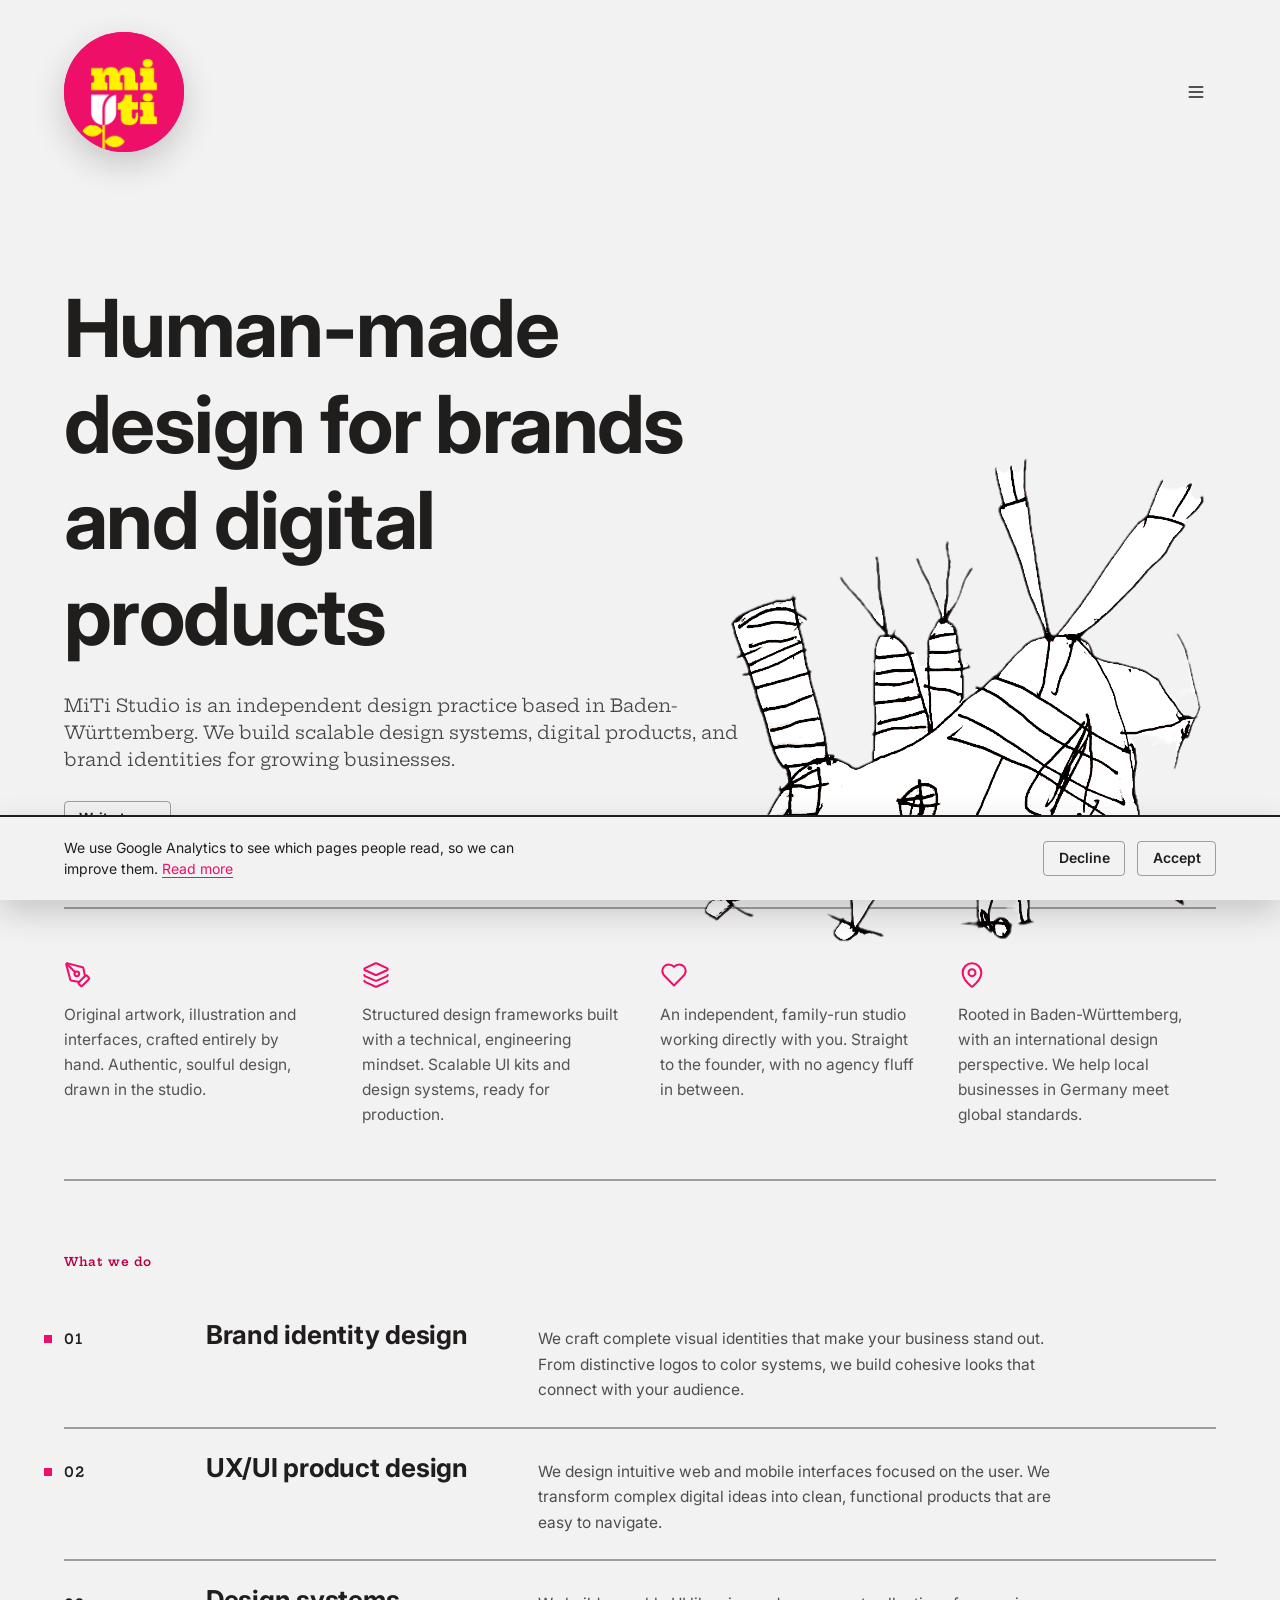
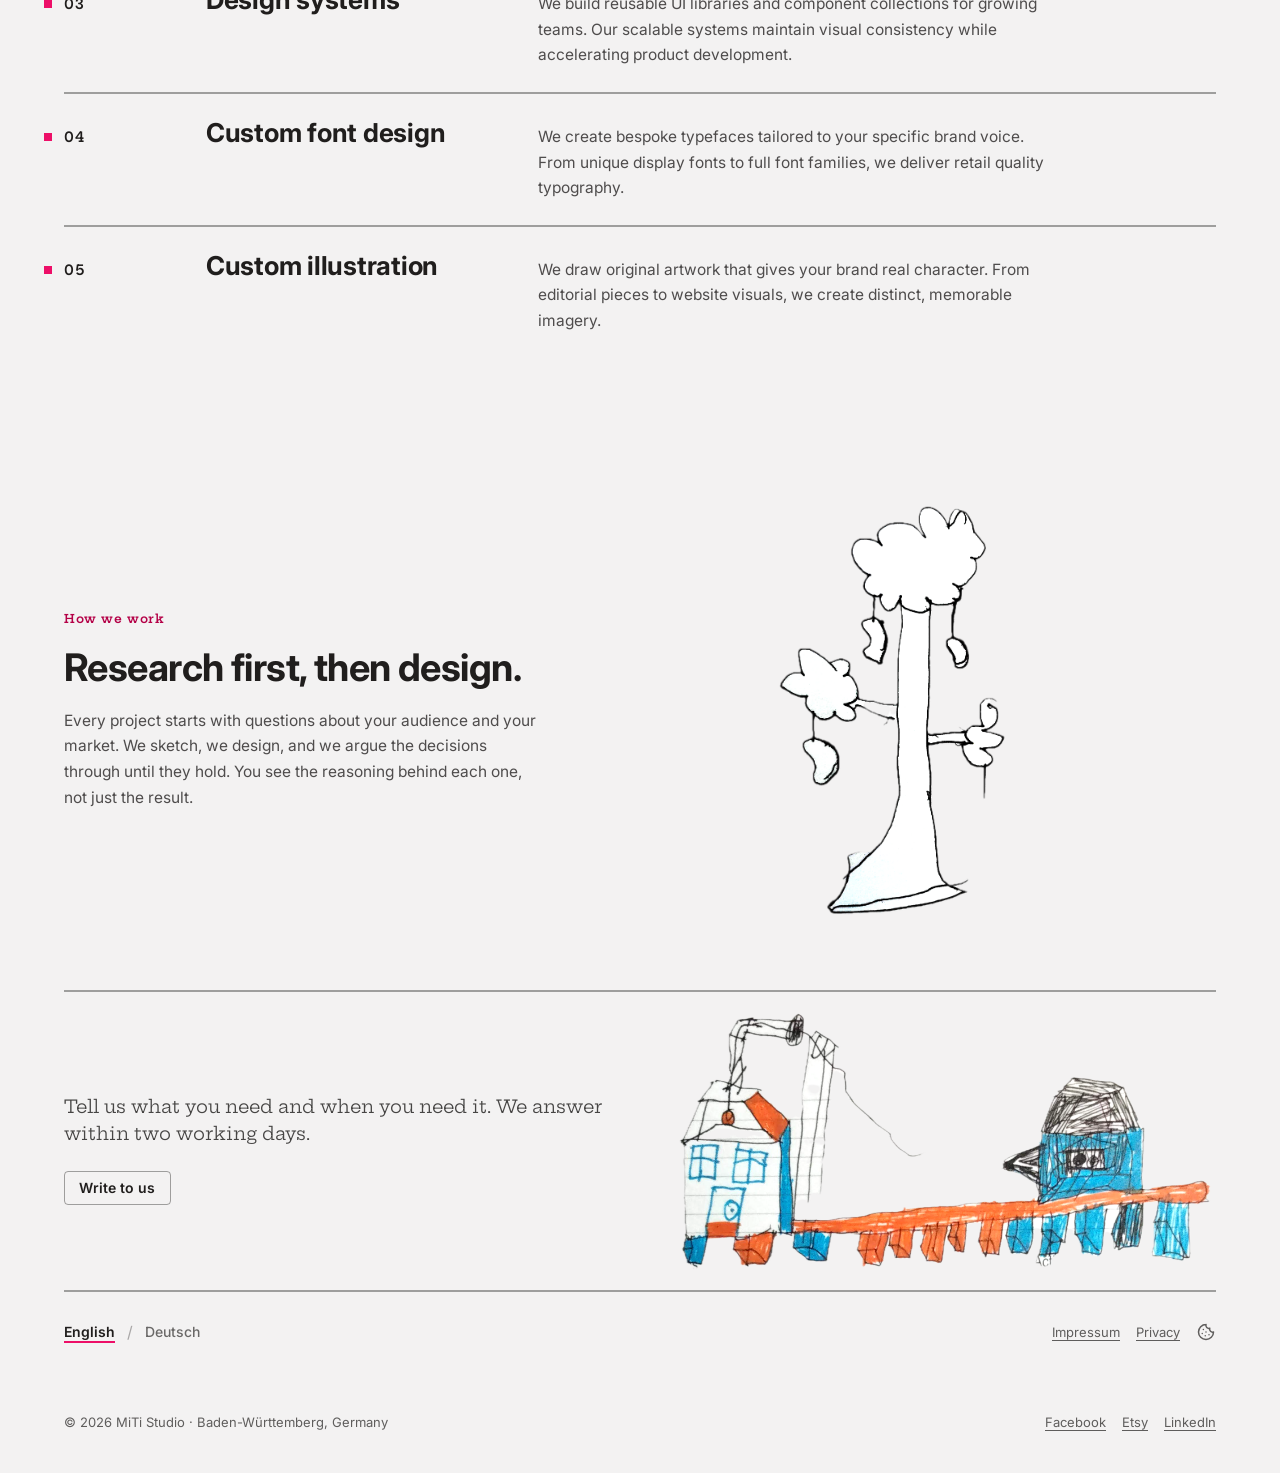
<file: index.html>
<!DOCTYPE html>
<html lang="en">
<head>
<meta charset="utf-8">
<meta name="viewport" content="width=device-width, initial-scale=1">
<title>MiTi Studio · small design studio in Baden-Württemberg</title>
<meta name="description" content="Family-run design studio in Baden-Württemberg, Germany. Brand identity, product design, design systems, type and illustration. We work in English and German. Senior work at small studio rates.">
<meta name="robots" content="index, follow">
<link rel="canonical" href="https://miti.studio/">
<link rel="alternate" hreflang="de" href="https://miti.studio/de/">
<link rel="alternate" hreflang="en" href="https://miti.studio/">
<link rel="alternate" hreflang="x-default" href="https://miti.studio/">
<meta property="og:type" content="website">
<meta property="og:site_name" content="MiTi Studio">
<meta property="og:locale" content="en">
<meta property="og:locale:alternate" content="de">
<meta property="og:title" content="MiTi Studio · small design studio in Baden-Württemberg">
<meta property="og:description" content="Family-run design studio in Baden-Württemberg, Germany. Brand identity, product design, design systems, type and illustration. We work in English and German. Senior work at small studio rates.">
<meta property="og:url" content="https://miti.studio/">
<meta property="og:image" content="https://miti.studio/assets/miti-social.png">
<meta name="twitter:card" content="summary_large_image">
<meta name="twitter:title" content="MiTi Studio · small design studio in Baden-Württemberg">
<meta name="twitter:description" content="Family-run design studio in Baden-Württemberg, Germany. Brand identity, product design, design systems, type and illustration. We work in English and German. Senior work at small studio rates.">
<meta name="twitter:image" content="https://miti.studio/assets/miti-social.png">
<script type="application/ld+json">
{
  "@context": "https://schema.org",
  "@type": "ProfessionalService",
  "@id": "https://miti.studio/#studio",
  "name": "MiTi Studio",
  "url": "https://miti.studio/",
  "description": "Family-run design studio in Baden-Württemberg, Germany. Brand identity, product design, design systems, custom type and illustration, in English and German.",
  "address": { "@type": "PostalAddress", "addressRegion": "Baden-Württemberg", "addressCountry": "DE" },
  "areaServed": [ { "@type": "Country", "name": "Germany" }, { "@type": "Place", "name": "Worldwide" } ],
  "availableLanguage": [ "en", "de" ],
  "email": "hello@miti.studio",
  "priceRange": "$",
  "founder": { "@type": "Person", "name": "MiTi Studio founder and creative director" },
  "knowsLanguage": [ "en", "de" ],
  "makesOffer": [
    { "@type": "Offer", "itemOffered": { "@type": "Service", "name": "Brand identity design" } },
    { "@type": "Offer", "itemOffered": { "@type": "Service", "name": "UX/UI product design" } },
    { "@type": "Offer", "itemOffered": { "@type": "Service", "name": "Design systems" } },
    { "@type": "Offer", "itemOffered": { "@type": "Service", "name": "Custom font design" } },
    { "@type": "Offer", "itemOffered": { "@type": "Service", "name": "Custom illustration" } }
  ]
}
</script>
<link rel="icon" type="image/png" href="assets/favicon-32.png" sizes="32x32">
<link rel="icon" type="image/png" href="assets/favicon-192.png" sizes="192x192">
<link rel="apple-touch-icon" href="assets/favicon-180.png">
<link rel="preconnect" href="https://fonts.googleapis.com">
<link rel="preconnect" href="https://fonts.gstatic.com" crossorigin>
<link rel="stylesheet" href="https://fonts.googleapis.com/css2?family=Hepta+Slab:wght@400;600&family=Inter:wght@400;500;600;700&family=Ultra&display=swap">
<link rel="stylesheet" href="_ds/miti-design-system-6b04a300-a503-4302-aa47-b4d9627b627f/styles.css">
<link rel="stylesheet" href="site.css">
<script src="site.js"></script>
</head>
<body style="margin:0; background:var(--color-bg);">
<div class="page">

<div style="position:relative;">
<nav class="nav" style="padding-inline: clamp(32px,5cqw,72px); padding-block: 32px 16px; border-bottom: none; align-items: center;">
  <div style="display:flex; align-items:center; gap:clamp(10px, 2cqw, 16px); flex:none;">
    <a href="index.html" aria-label="MiTi Studio, home" style="display:block; width:clamp(80px, calc(62px + 4.5cqw), 120px); height:clamp(80px, calc(62px + 4.5cqw), 120px); flex:none;">
      <div style="width:100%; height:100%; border-radius:50%; overflow:hidden; box-shadow:var(--shadow-lg); background:var(--color-accent);">
        <img src="assets/miti-logo.png" alt="MiTi Studio" style="width:100%; height:100%; object-fit:cover; display:block;">
      </div>
    </a>
  </div>
  <span style="margin-right:auto;"></span>
  <div style="position:relative;">
    <button type="button" id="hamburger-btn" aria-label="Menu" aria-expanded="false" style="width:40px; height:40px; display:flex; align-items:center; justify-content:center; background:transparent; border:none; cursor:pointer; color:var(--color-text); border-radius:var(--radius-sm); flex:none;">
      <svg id="icon-open" width="20" height="20" viewBox="0 0 24 24" fill="none" stroke="currentColor" stroke-width="2" stroke-linecap="round" stroke-linejoin="round" style="display:none;"><path d="M18 6 6 18"></path><path d="m6 6 12 12"></path></svg>
      <svg id="icon-closed" width="20" height="20" viewBox="0 0 24 24" fill="none" stroke="currentColor" stroke-width="2" stroke-linecap="round" stroke-linejoin="round"><line x1="4" x2="20" y1="6" y2="6"></line><line x1="4" x2="20" y1="12" y2="12"></line><line x1="4" x2="20" y1="18" y2="18"></line></svg>
    </button>
    <div id="nav-menu" style="display:none; position:absolute; top:calc(100% + 8px); right:0; background:var(--color-bg); box-shadow:var(--shadow-lg); min-width:240px; z-index:100;"></div>
  </div>
</nav>
<div id="nav-overlay" style="display:none; position:fixed; inset:0; z-index:90; background:transparent;"></div>
</div>

<section style="padding: clamp(48px,10cqw,112px) clamp(32px,5cqw,72px) clamp(36px,7cqw,72px); position:relative; display:flex; align-items:flex-end; justify-content:space-between; gap:clamp(24px,5cqw,64px); flex-wrap:wrap;">
  <div style="flex:1 1 420px; max-width:min(830px, 700px); position:relative; z-index:1;">
    <h1 id="t-heroLine1" style="font-family:var(--font-heading); font-weight:700; font-size:clamp(38px,7cqw,80px); line-height:1.2; letter-spacing:-0.02em; margin:0;"></h1>
    <p id="t-heroSub" style="font-family:var(--font-secondary); font-size:18px; line-height:1.5; max-width:58ch; margin:28px 0 0; color:color-mix(in srgb, var(--color-text) 82%, transparent);"></p>
    <div style="display:flex; gap:12px; flex-wrap:wrap; margin-top:28px;">
      <a href="contact.html" id="t-ctaStart" class="btn btn-secondary" style="color:var(--color-text);"></a>
    </div>
  </div>
  <img src="assets/miti-hero.png" alt="" aria-hidden="true" class="hero-drawing" style="display:block; width:clamp(300px, 44cqw, 672px); height:auto; aspect-ratio:1036/946; position:absolute; right:clamp(32px,5cqw,72px); bottom:-36px; z-index:0; pointer-events:none;">
</section>

<div style="padding-inline: clamp(32px,5cqw,72px);"><hr class="hr" style="margin:0;"></div>

<section style="padding: clamp(28px,6cqw,52px) clamp(32px,5cqw,72px);">
  <div class="pos-row">
    <div>
      <svg width="28" height="28" viewBox="0 0 24 24" fill="none" stroke="var(--color-accent)" stroke-width="1.75" stroke-linecap="round" stroke-linejoin="round" aria-hidden="true" style="display:block; margin:0 0 14px;"><path d="M15.707 21.293a1 1 0 0 1-1.414 0l-1.586-1.586a1 1 0 0 1 0-1.414l5.586-5.586a1 1 0 0 1 1.414 0l1.586 1.586a1 1 0 0 1 0 1.414z"></path><path d="m18 13-1.375-6.874a1 1 0 0 0-.746-.776L3.235 2.028a1 1 0 0 0-1.207 1.207L5.35 15.879a1 1 0 0 0 .776.746L13 18"></path><path d="m2.3 2.3 7.286 7.286"></path><circle cx="11" cy="11" r="2"></circle></svg>
      <p id="t-pos1" style="font-size:15.5px; line-height:1.6; margin:0; max-width:30ch; color:color-mix(in srgb, var(--color-text) 75%, transparent);"></p>
    </div>
    <div>
      <svg width="28" height="28" viewBox="0 0 24 24" fill="none" stroke="var(--color-accent)" stroke-width="1.75" stroke-linecap="round" stroke-linejoin="round" aria-hidden="true" style="display:block; margin:0 0 14px;"><path d="M12.83 2.18a2 2 0 0 0-1.66 0L2.6 6.08a1 1 0 0 0 0 1.83l8.58 3.91a2 2 0 0 0 1.66 0l8.58-3.9a1 1 0 0 0 0-1.83z"></path><path d="M2 12a1 1 0 0 0 .58.91l8.6 3.91a2 2 0 0 0 1.65 0l8.58-3.9A1 1 0 0 0 22 12"></path><path d="M2 17a1 1 0 0 0 .58.91l8.6 3.91a2 2 0 0 0 1.65 0l8.58-3.9A1 1 0 0 0 22 17"></path></svg>
      <p id="t-pos2" style="font-size:15.5px; line-height:1.6; margin:0; max-width:30ch; color:color-mix(in srgb, var(--color-text) 75%, transparent);"></p>
    </div>
    <div>
      <svg width="28" height="28" viewBox="0 0 24 24" fill="none" stroke="var(--color-accent)" stroke-width="1.75" stroke-linecap="round" stroke-linejoin="round" aria-hidden="true" style="display:block; margin:0 0 14px;"><path d="M19 14c1.49-1.46 3-3.21 3-5.5A5.5 5.5 0 0 0 16.5 3c-1.76 0-3 .5-4.5 2-1.5-1.5-2.74-2-4.5-2A5.5 5.5 0 0 0 2 8.5c0 2.3 1.5 4.05 3 5.5l7 7Z"></path></svg>
      <p id="t-pos3" style="font-size:15.5px; line-height:1.6; margin:0; max-width:30ch; color:color-mix(in srgb, var(--color-text) 75%, transparent);"></p>
    </div>
    <div>
      <svg width="28" height="28" viewBox="0 0 24 24" fill="none" stroke="var(--color-accent)" stroke-width="1.75" stroke-linecap="round" stroke-linejoin="round" aria-hidden="true" style="display:block; margin:0 0 14px;"><path d="M20 10c0 4.993-5.539 10.193-7.399 11.799a1 1 0 0 1-1.202 0C9.539 20.193 4 14.993 4 10a8 8 0 0 1 16 0"></path><circle cx="12" cy="10" r="3"></circle></svg>
      <p id="t-pos4" style="font-size:15.5px; line-height:1.6; margin:0; max-width:30ch; color:color-mix(in srgb, var(--color-text) 75%, transparent);"></p>
    </div>
  </div>
</section>

<div style="padding-inline: clamp(32px,5cqw,72px);"><hr class="hr" style="margin:0;"></div>

<section style="padding: clamp(40px,7cqw,72px) clamp(32px,5cqw,72px);">
  <span id="t-featuresKicker" style="display:block; font-family:var(--font-secondary); font-size:12px; font-weight:600; letter-spacing:0.05em; color:var(--color-accent-700); margin:0 0 24px;"></span>
  <div id="features-list"></div>
</section>

<section style="padding: clamp(36px,7cqw,72px) clamp(32px,5cqw,72px); display:grid; grid-template-columns:repeat(auto-fit, minmax(300px,1fr)); gap:clamp(28px,5cqw,56px); align-items:center;">
  <div>
    <span id="t-aiKicker" style="display:block; font-family:var(--font-secondary); font-size:12px; font-weight:600; letter-spacing:0.05em; color:var(--color-accent-700); margin:0 0 16px;"></span>
    <h2 id="t-aiTitle" style="font-family:var(--font-heading); font-weight:700; font-size:clamp(26px,3.2cqw,38px); line-height:1.25; letter-spacing:-0.015em; margin:0 0 16px;"></h2>
    <p id="t-aiCopy" style="font-size:15.5px; line-height:1.65; max-width:48ch; color:color-mix(in srgb, var(--color-text) 78%, transparent); margin:0;"></p>
  </div>
  <figure style="margin:0; display:flex; justify-content:center;">
    <img src="assets/miti-process-drawing.png" id="t-aiImage" alt="" style="display:block; width:clamp(220px, 26cqw, 380px); height:auto; aspect-ratio:1643/2059;">
  </figure>
</section>

<div style="padding-inline: clamp(32px,5cqw,72px);"><hr class="hr" style="margin:0;"></div>

<section style="padding: clamp(40px,6cqw,72px) clamp(32px,5cqw,72px); display:grid; grid-template-columns:repeat(auto-fit, minmax(280px,1fr)); gap:clamp(24px,5cqw,48px); align-items:center;">
  <div>
    <p id="t-closeCopy" style="font-family:var(--font-secondary); font-size:18px; line-height:1.5; max-width:46ch; margin:16px 0 0; color:color-mix(in srgb, var(--color-text) 82%, transparent);"></p>
    <div style="margin-top:24px;">
      <a href="contact.html" id="t-closeCta" class="btn btn-secondary" style="color:var(--color-text);"></a>
    </div>
  </div>
  <img src="assets/miti-connect.png" alt="" aria-hidden="true" style="display:block; width:118%; height:auto; aspect-ratio:1959/941; margin-block:-56px; position:relative; z-index:1; justify-self:center;">
</section>

<div style="padding-inline: clamp(32px,5cqw,72px);"><hr class="hr" style="margin:0;"></div>

<div style="padding: clamp(20px,3cqw,28px) clamp(32px,5cqw,72px); display:flex; align-items:center; gap:12px;">
  <button type="button" id="lang-en" style="background:transparent; border:none; padding:0; cursor:pointer; font-family:var(--font-body); font-size:14px; text-decoration-thickness:2px; text-decoration-color:var(--color-accent); text-underline-offset:4px;">English</button>
  <span aria-hidden="true" style="color:color-mix(in srgb, var(--color-text) 35%, transparent);">/</span>
  <button type="button" id="lang-de" style="background:transparent; border:none; padding:0; cursor:pointer; font-family:var(--font-body); font-size:14px; text-decoration-thickness:2px; text-decoration-color:var(--color-accent); text-underline-offset:4px;">Deutsch</button>
  <div style="margin-left:auto; display:flex; gap:16px; flex-wrap:wrap; font-size:13px; color:color-mix(in srgb, var(--color-text) 70%, transparent);">
    <a href="legal.html#impressum" id="t-legalImprint" style="color:inherit;"></a>
    <a href="legal.html#datenschutz" id="t-legalPrivacy" style="color:inherit;"></a>
    <button type="button" id="t-cookieSettings" aria-label="Cookie settings" title="Cookie settings" onclick="window.__mitiOpenCookieSettings && window.__mitiOpenCookieSettings()" style="color:inherit; background:none; border:none; padding:0; margin:0; width:20px; height:20px; display:inline-flex; align-items:center; justify-content:center; cursor:pointer;"><svg width="18" height="18" viewBox="0 0 24 24" fill="none" stroke="currentColor" stroke-width="2" stroke-linecap="round" stroke-linejoin="round"><path d="M12 2a10 10 0 1 0 10 10 4 4 0 0 1-5-5 4 4 0 0 1-5-5"></path><path d="M8.5 8.5v.01"></path><path d="M16 15.5v.01"></path><path d="M12 12v.01"></path><path d="M11 17v.01"></path><path d="M7 14v.01"></path></svg></button>
  </div>
</div>

<footer style="padding: clamp(32px,4cqw,40px) clamp(32px,5cqw,72px); display:flex; justify-content:space-between; gap:16px; flex-wrap:wrap; font-size:13px; color:color-mix(in srgb, var(--color-text) 70%, transparent);">
  <span id="t-footerLine"></span>
  <div style="display:flex; gap:16px;">
    <a href="https://www.facebook.com/profile.php?id=61582376182090" style="color:inherit;">Facebook</a>
    <a href="https://mitistudiode.etsy.com" style="color:inherit;">Etsy</a>
    <a href="https://www.linkedin.com/company/mitistudio" style="color:inherit;">LinkedIn</a>
  </div>
</footer>

<div id="cookie-banner" style="display:none; position:fixed; left:0; right:0; bottom:0; z-index:300; background:var(--color-bg); border-top:2px solid var(--color-text); box-shadow:var(--shadow-lg);">
  <div style="max-width:1280px; margin:0 auto; padding:20px clamp(32px,5cqw,72px); display:flex; flex-wrap:wrap; align-items:center; justify-content:space-between; gap:16px;">
    <p id="cookie-text" style="margin:0; font-size:14px; max-width:52ch; color:var(--color-text);"></p>
    <div style="display:flex; gap:12px; flex-wrap:wrap; flex:none;">
      <button type="button" class="btn btn-secondary" id="cookie-decline"></button>
      <button type="button" class="btn btn-secondary" id="cookie-accept"></button>
    </div>
  </div>
</div>

</div>
<script>
var STR = {
  en: {
    heroLine1: 'Human-made design for brands and digital products',
    heroSub: 'MiTi Studio is an independent design practice based in Baden-Württemberg. We build scalable design systems, digital products, and brand identities for growing businesses.',
    ctaStart: 'Write to us',
    featuresKicker: 'What we do',
    aiKicker: 'How we work', aiTitle: 'Research first, then design.',
    aiCopy: 'Every project starts with questions about your audience and your market. We sketch, we design, and we argue the decisions through until they hold. You see the reasoning behind each one, not just the result.',
    aiImageAlt: 'A hand-drawn sketch of a tree, part of the studio\'s process work',
    closeCopy: 'Tell us what you need and when you need it. We answer within two working days.', closeCta: 'Write to us',
    footerLine: '© 2026 MiTi Studio · Baden-Württemberg, Germany',
    legalImprint: 'Impressum', legalPrivacy: 'Privacy',
    pos: [
      'Original artwork, illustration and interfaces, crafted entirely by hand. Authentic, soulful design, drawn in the studio.',
      'Structured design frameworks built with a technical, engineering mindset. Scalable UI kits and design systems, ready for production.',
      'An independent, family-run studio working directly with you. Straight to the founder, with no agency fluff in between.',
      'Rooted in Baden-Württemberg, with an international design perspective. We help local businesses in Germany meet global standards.',
    ],
    features: [
      { num: '01', title: 'Brand identity design', copy: 'We craft complete visual identities that make your business stand out. From distinctive logos to color systems, we build cohesive looks that connect with your audience.' },
      { num: '02', title: 'UX/UI product design', copy: 'We design intuitive web and mobile interfaces focused on the user. We transform complex digital ideas into clean, functional products that are easy to navigate.' },
      { num: '03', title: 'Design systems', copy: 'We build reusable UI libraries and component collections for growing teams. Our scalable systems maintain visual consistency while accelerating product development.' },
      { num: '04', title: 'Custom font design', copy: 'We create bespoke typefaces tailored to your specific brand voice. From unique display fonts to full font families, we deliver retail quality typography.' },
      { num: '05', title: 'Custom illustration', copy: 'We draw original artwork that gives your brand real character. From editorial pieces to website visuals, we create distinct, memorable imagery.' },
    ],
  },
  de: {
    heroLine1: 'Design von Hand für Marken und digitale Produkte',
    heroSub: 'MiTi Studio ist eine unabhängige Designpraxis mit Sitz in Baden-Württemberg. Wir bauen skalierbare Design-Systeme, digitale Produkte und Markenidentitäten für wachsende Unternehmen.',
    ctaStart: 'Schreiben Sie uns',
    featuresKicker: 'Was wir tun',
    aiKicker: 'Wie wir arbeiten', aiTitle: 'Erst recherchieren, dann gestalten.',
    aiCopy: 'Jedes Projekt beginnt mit Fragen zu Ihrer Zielgruppe und Ihrem Markt. Wir skizzieren, wir gestalten, und wir prüfen jede Entscheidung, bis sie trägt. Sie sehen die Begründung dahinter, nicht nur das Ergebnis.',
    aiImageAlt: 'Eine handgezeichnete Skizze eines Baumes aus der Prozessarbeit des Studios',
    closeCopy: 'Sagen Sie uns, was Sie brauchen und bis wann. Wir antworten innerhalb von zwei Werktagen.', closeCta: 'Schreiben Sie uns',
    footerLine: '© 2026 MiTi Studio · Baden-Württemberg, Deutschland',
    legalImprint: 'Impressum', legalPrivacy: 'Datenschutz',
    pos: [
      'Originale Illustration, Artwork und Interfaces, von Hand gestaltet. Design mit Seele, im Studio gezeichnet.',
      'Strukturierte Design-Systeme mit technischem Blick. Skalierbare UI-Kits und Systeme, fertig für die Produktion.',
      'Ein unabhängiges Familienstudio, das direkt mit Ihnen arbeitet. Sie sprechen mit der Gründerin, ohne Agentur-Ballast.',
      'Verwurzelt in Baden-Württemberg, mit internationalem Blick. Wir bringen lokale Unternehmen auf globale Standards.',
    ],
    features: [
      { num: '01', title: 'Markenidentität', copy: 'Wir gestalten vollständige visuelle Identitäten, die Ihr Unternehmen sichtbar machen. Von markanten Logos bis zum Farbsystem entsteht ein stimmiges Bild, das Ihre Zielgruppe erreicht.' },
      { num: '02', title: 'UX/UI-Produktdesign', copy: 'Wir gestalten klare Interfaces für Web und Mobile, immer aus Sicht der Nutzer. Aus komplexen digitalen Ideen werden aufgeräumte Produkte, in denen man sich sofort zurechtfindet.' },
      { num: '03', title: 'Design-Systeme', copy: 'Wir bauen wiederverwendbare UI-Bibliotheken und Komponenten für wachsende Teams. Unsere skalierbaren Systeme halten das Bild konsistent und beschleunigen die Entwicklung.' },
      { num: '04', title: 'Individuelles Schriftdesign', copy: 'Wir entwickeln eigene Schriften, genau auf Ihre Markenstimme abgestimmt. Von der Displayschrift bis zur ganzen Familie, in Retail-Qualität.' },
      { num: '05', title: 'Individuelle Illustration', copy: 'Wir zeichnen originale Illustrationen, die Ihrer Marke Charakter geben. Von redaktionellen Motiven bis zu Website-Bildern entstehen eigenständige, einprägsame Bilder.' },
    ],
  },
};
function renderPage(lang) {
  var t = STR[lang];
  document.getElementById('t-heroLine1').textContent = t.heroLine1;
  document.getElementById('t-heroSub').textContent = t.heroSub;
  document.getElementById('t-ctaStart').textContent = t.ctaStart;
  document.getElementById('t-featuresKicker').textContent = t.featuresKicker;
  document.getElementById('t-aiKicker').textContent = t.aiKicker;
  document.getElementById('t-aiTitle').textContent = t.aiTitle;
  document.getElementById('t-aiCopy').textContent = t.aiCopy;
  document.getElementById('t-aiImage').alt = t.aiImageAlt;
  document.getElementById('t-closeCopy').textContent = t.closeCopy;
  document.getElementById('t-closeCta').textContent = t.closeCta;
  document.getElementById('t-legalImprint').textContent = t.legalImprint;
  document.getElementById('t-legalPrivacy').textContent = t.legalPrivacy;
  document.getElementById('t-footerLine').textContent = t.footerLine;
  ['t-pos1','t-pos2','t-pos3','t-pos4'].forEach(function (id, i) { document.getElementById(id).textContent = t.pos[i]; });
  document.getElementById('features-list').innerHTML = t.features.map(function (f) {
    return '<div class="tri-row">' +
      '<p style="font-family:var(--font-secondary); font-weight:600; font-size:14px; letter-spacing:0.06em; margin:0; position:relative;"><span style="position:absolute; left:-20px; top:6px; width:8px; height:8px; background:var(--color-accent);"></span>' + f.num + '</p>' +
      '<h2 style="font-family:var(--font-heading); font-weight:700; font-size:clamp(20px,2.4cqw,26px); letter-spacing:-0.01em; margin:0;">' + f.title + '</h2>' +
      '<p style="font-size:15.5px; line-height:1.65; margin:0; max-width:52ch; color:color-mix(in srgb, var(--color-text) 78%, transparent);">' + f.copy + '</p>' +
      '</div>';
  }).join('');
}
window.__mitiCurrentPage = 'home';
miti.initNav('home');
miti.initCookieConsent();
miti.initLangToggle(renderPage);
renderPage(miti.getLang());
</script>
</body>
</html>
</file>
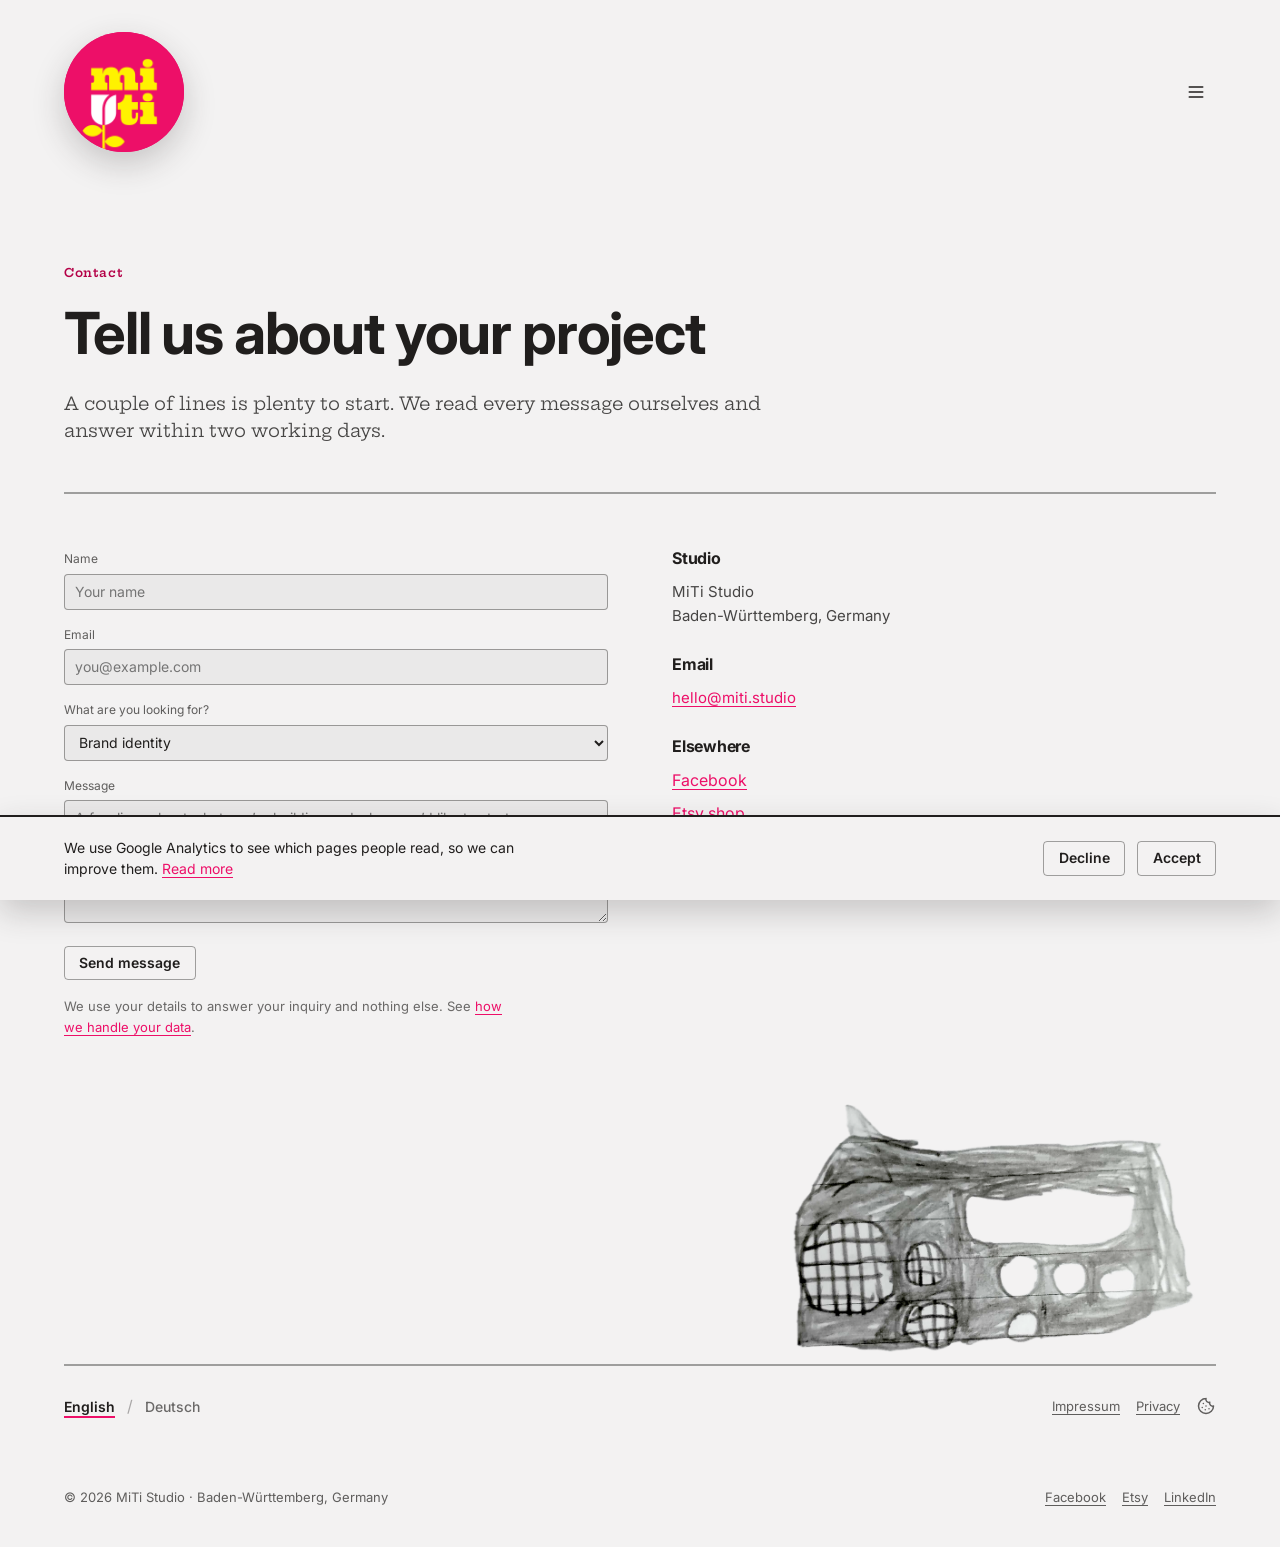
<file: contact.html>
<!DOCTYPE html>
<html lang="en">
<head>
<meta charset="utf-8">
<meta name="viewport" content="width=device-width, initial-scale=1">
<title>Contact · start a project · MiTi Studio</title>
<meta name="description" content="Tell us about your project. We read every message ourselves and answer within two working days, in English or German. MiTi Studio, Baden-Württemberg, Germany.">
<meta name="robots" content="index, follow">
<link rel="canonical" href="https://miti.studio/contact/">
<link rel="alternate" hreflang="de" href="https://miti.studio/de/contact/">
<link rel="alternate" hreflang="en" href="https://miti.studio/contact/">
<link rel="alternate" hreflang="x-default" href="https://miti.studio/contact/">
<meta property="og:type" content="website">
<meta property="og:site_name" content="MiTi Studio">
<meta property="og:locale" content="en">
<meta property="og:locale:alternate" content="de">
<meta property="og:title" content="Contact · start a project · MiTi Studio">
<meta property="og:description" content="Tell us about your project. We read every message ourselves and answer within two working days, in English or German. MiTi Studio, Baden-Württemberg, Germany.">
<meta property="og:url" content="https://miti.studio/contact/">
<meta property="og:image" content="https://miti.studio/assets/miti-social.png">
<meta name="twitter:card" content="summary_large_image">
<meta name="twitter:title" content="Contact · start a project · MiTi Studio">
<meta name="twitter:description" content="Tell us about your project. We read every message ourselves and answer within two working days, in English or German. MiTi Studio, Baden-Württemberg, Germany.">
<meta name="twitter:image" content="https://miti.studio/assets/miti-social.png">
<link rel="icon" type="image/png" href="assets/favicon-32.png" sizes="32x32">
<link rel="icon" type="image/png" href="assets/favicon-192.png" sizes="192x192">
<link rel="apple-touch-icon" href="assets/favicon-180.png">
<link rel="preconnect" href="https://fonts.googleapis.com">
<link rel="preconnect" href="https://fonts.gstatic.com" crossorigin>
<link rel="stylesheet" href="https://fonts.googleapis.com/css2?family=Hepta+Slab:wght@400;600&family=Inter:wght@400;500;600;700&family=Ultra&display=swap">
<link rel="stylesheet" href="_ds/miti-design-system-6b04a300-a503-4302-aa47-b4d9627b627f/styles.css">
<link rel="stylesheet" href="site.css">
<script src="site.js"></script>
</head>
<body style="margin:0; background:var(--color-bg);">
<div class="page">

<div style="position:relative;">
<nav class="nav" style="padding-inline: clamp(32px,5cqw,72px); padding-block: 32px 16px; border-bottom: none; align-items: center;">
  <div style="display:flex; align-items:center; gap:clamp(10px, 2cqw, 16px); flex:none;">
    <a href="index.html" aria-label="MiTi Studio, home" style="display:block; width:clamp(80px, calc(62px + 4.5cqw), 120px); height:clamp(80px, calc(62px + 4.5cqw), 120px); flex:none;">
      <div style="width:100%; height:100%; border-radius:50%; overflow:hidden; box-shadow:var(--shadow-lg); background:var(--color-accent);">
        <img src="assets/miti-logo.png" alt="MiTi Studio" style="width:100%; height:100%; object-fit:cover; display:block;">
      </div>
    </a>
  </div>
  <span style="margin-right:auto;"></span>
  <div style="position:relative;">
    <button type="button" id="hamburger-btn" aria-label="Menu" aria-expanded="false" style="width:40px; height:40px; display:flex; align-items:center; justify-content:center; background:transparent; border:none; cursor:pointer; color:var(--color-text); border-radius:var(--radius-sm); flex:none;">
      <svg id="icon-open" width="20" height="20" viewBox="0 0 24 24" fill="none" stroke="currentColor" stroke-width="2" stroke-linecap="round" stroke-linejoin="round" style="display:none;"><path d="M18 6 6 18"></path><path d="m6 6 12 12"></path></svg>
      <svg id="icon-closed" width="20" height="20" viewBox="0 0 24 24" fill="none" stroke="currentColor" stroke-width="2" stroke-linecap="round" stroke-linejoin="round"><line x1="4" x2="20" y1="6" y2="6"></line><line x1="4" x2="20" y1="12" y2="12"></line><line x1="4" x2="20" y1="18" y2="18"></line></svg>
    </button>
    <div id="nav-menu" style="display:none; position:absolute; top:calc(100% + 8px); right:0; background:var(--color-bg); box-shadow:var(--shadow-lg); min-width:240px; z-index:100;"></div>
  </div>
</nav>
<div id="nav-overlay" style="display:none; position:fixed; inset:0; z-index:90; background:transparent;"></div>
</div>

<section style="padding: clamp(44px,9cqw,96px) clamp(32px,5cqw,72px) clamp(28px,5cqw,48px);">
  <span id="t-kicker" style="display:block; font-family:var(--font-secondary); font-size:12px; font-weight:600; letter-spacing:0.05em; color:var(--color-accent-700); margin:0 0 20px;"></span>
  <h1 id="t-h1" style="font-family:var(--font-heading); font-weight:700; font-size:clamp(34px,5.5cqw,58px); line-height:1.1; letter-spacing:-0.02em; margin:0; max-width:18ch;"></h1>
  <p id="t-sub" style="font-family:var(--font-secondary); font-size:18px; line-height:1.5; max-width:58ch; margin:24px 0 0; color:color-mix(in srgb, var(--color-text) 82%, transparent);"></p>
</section>

<div style="padding-inline: clamp(32px,5cqw,72px);"><hr class="hr" style="margin:0;"></div>

<section style="padding: clamp(32px,6cqw,56px) clamp(32px,5cqw,72px); display:grid; grid-template-columns:repeat(auto-fit, minmax(320px,1fr)); gap:clamp(32px,5cqw,64px); align-items:start;">

  <div id="thanks-box" style="display:none; background:var(--color-surface); padding:32px; flex-direction:column; gap:8px;">
    <h2 id="t-thanksTitle" style="font-family:var(--font-heading); font-weight:700; font-size:24px; margin:0;"></h2>
    <p id="t-thanksBody" style="font-size:15.5px; line-height:1.6; margin:0; color:color-mix(in srgb, var(--color-text) 78%, transparent);"></p>
  </div>
  <form id="contact-form" style="display:grid; gap:16px;">
    <div class="field">
      <label for="c-name" id="t-labelName"></label>
      <input class="input" id="c-name" name="name" required="">
    </div>
    <div class="field">
      <label for="c-email" id="t-labelEmail"></label>
      <input class="input" id="c-email" name="email" type="email" placeholder="you@example.com" required="">
    </div>
    <div class="field">
      <label for="c-project" id="t-labelProject"></label>
      <select class="input" id="c-project" name="project"></select>
    </div>
    <div class="field">
      <label for="c-message" id="t-labelMessage"></label>
      <textarea class="input" id="c-message" name="message" rows="5"></textarea>
    </div>
    <div><button type="submit" class="btn btn-secondary" id="t-send" style="color:var(--color-text);"></button></div>
    <p style="font-size:13px; line-height:1.6; margin:0; max-width:56ch; color:color-mix(in srgb, var(--color-text) 65%, transparent);"><span id="t-privacyNotePre"></span><a href="legal.html#form" id="t-privacyNoteLink"></a><span id="t-privacyNotePost"></span></p>
  </form>

  <div style="display:grid; gap:28px;">
    <div>
      <h2 id="t-studioHeading" style="font-family:var(--font-heading); font-weight:700; font-size:16px; margin:0 0 12px;"></h2>
      <p style="font-size:15px; line-height:1.6; margin:0; color:color-mix(in srgb, var(--color-text) 82%, transparent);"><span id="t-studioLine1"></span><br><span id="t-studioLine2"></span></p>
    </div>
    <div>
      <h2 id="t-emailHeading" style="font-family:var(--font-heading); font-weight:700; font-size:16px; margin:0 0 12px;"></h2>
      <p style="font-size:15px; line-height:1.6; margin:0;"><a href="mailto:hello@miti.studio">hello@miti.studio</a></p>
    </div>
    <div>
      <h2 id="t-elsewhereHeading" style="font-family:var(--font-heading); font-weight:700; font-size:16px; margin:0 0 12px;"></h2>
      <div style="display:flex; flex-direction:column; gap:8px;">
        <a href="https://www.facebook.com/profile.php?id=61582376182090">Facebook</a>
        <a href="https://mitistudiode.etsy.com" id="t-etsyLabel"></a>
        <a href="https://www.linkedin.com/company/mitistudio">LinkedIn</a>
      </div>
    </div>
  </div>

</section>

<div style="display:flex; justify-content:flex-end; padding-inline: clamp(32px,5cqw,72px);">
  <img src="assets/miti-radio.png" alt="" aria-hidden="true" style="display:block; width:clamp(240px, 34cqw, 480px); height:auto; aspect-ratio:1916/1188;">
</div>

<div style="padding-inline: clamp(32px,5cqw,72px);"><hr class="hr" style="margin:0;"></div>

<div style="padding: clamp(20px,3cqw,28px) clamp(32px,5cqw,72px); display:flex; align-items:center; gap:12px;">
  <button type="button" id="lang-en" style="background:transparent; border:none; padding:0; cursor:pointer; font-family:var(--font-body); font-size:14px; text-decoration-thickness:2px; text-decoration-color:var(--color-accent); text-underline-offset:4px;">English</button>
  <span aria-hidden="true" style="color:color-mix(in srgb, var(--color-text) 35%, transparent);">/</span>
  <button type="button" id="lang-de" style="background:transparent; border:none; padding:0; cursor:pointer; font-family:var(--font-body); font-size:14px; text-decoration-thickness:2px; text-decoration-color:var(--color-accent); text-underline-offset:4px;">Deutsch</button>
  <div style="margin-left:auto; display:flex; gap:16px; flex-wrap:wrap; font-size:13px; color:color-mix(in srgb, var(--color-text) 70%, transparent);">
    <a href="legal.html#impressum" id="t-legalImprint" style="color:inherit;"></a>
    <a href="legal.html#datenschutz" id="t-legalPrivacy" style="color:inherit;"></a>
    <button type="button" id="t-cookieSettings" aria-label="Cookie settings" title="Cookie settings" onclick="window.__mitiOpenCookieSettings && window.__mitiOpenCookieSettings()" style="color:inherit; background:none; border:none; padding:0; margin:0; width:20px; height:20px; display:inline-flex; align-items:center; justify-content:center; cursor:pointer;"><svg width="18" height="18" viewBox="0 0 24 24" fill="none" stroke="currentColor" stroke-width="2" stroke-linecap="round" stroke-linejoin="round"><path d="M12 2a10 10 0 1 0 10 10 4 4 0 0 1-5-5 4 4 0 0 1-5-5"></path><path d="M8.5 8.5v.01"></path><path d="M16 15.5v.01"></path><path d="M12 12v.01"></path><path d="M11 17v.01"></path><path d="M7 14v.01"></path></svg></button>
  </div>
</div>

<footer style="padding: clamp(32px,4cqw,40px) clamp(32px,5cqw,72px); display:flex; justify-content:space-between; gap:16px; flex-wrap:wrap; font-size:13px; color:color-mix(in srgb, var(--color-text) 70%, transparent);">
  <span id="t-footerLine"></span>
  <div style="display:flex; gap:16px;">
    <a href="https://www.facebook.com/profile.php?id=61582376182090" style="color:inherit;">Facebook</a>
    <a href="https://mitistudiode.etsy.com" style="color:inherit;">Etsy</a>
    <a href="https://www.linkedin.com/company/mitistudio" style="color:inherit;">LinkedIn</a>
  </div>
</footer>

<div id="cookie-banner" style="display:none; position:fixed; left:0; right:0; bottom:0; z-index:300; background:var(--color-bg); border-top:2px solid var(--color-text); box-shadow:var(--shadow-lg);">
  <div style="max-width:1280px; margin:0 auto; padding:20px clamp(32px,5cqw,72px); display:flex; flex-wrap:wrap; align-items:center; justify-content:space-between; gap:16px;">
    <p id="cookie-text" style="margin:0; font-size:14px; max-width:52ch; color:var(--color-text);"></p>
    <div style="display:flex; gap:12px; flex-wrap:wrap; flex:none;">
      <button type="button" class="btn btn-secondary" id="cookie-decline"></button>
      <button type="button" class="btn btn-secondary" id="cookie-accept"></button>
    </div>
  </div>
</div>

</div>
<script>
var STR = {
  en: {
    kicker: 'Contact', h1: 'Tell us about your project',
    sub: 'A couple of lines is plenty to start. We read every message ourselves and answer within two working days.',
    thanksTitle: 'Thanks, got it.', thanksBody: 'We\u2019ll reply within two working days.',
    labelName: 'Name', phName: 'Your name', labelEmail: 'Email', labelProject: 'What are you looking for?',
    labelMessage: 'Message', phMessage: 'A few lines about what you\u2019re building and when you\u2019d like to start.', send: 'Send message',
    studioHeading: 'Studio', studioLine1: 'MiTi Studio', studioLine2: 'Baden-Württemberg, Germany',
    emailHeading: 'Email', elsewhereHeading: 'Elsewhere', etsyLabel: 'Etsy shop',
    privacyNotePre: 'We use your details to answer your inquiry and nothing else. See ', privacyNoteLink: 'how we handle your data', privacyNotePost: '.',
    footerLine: '© 2026 MiTi Studio · Baden-Württemberg, Germany',
    legalImprint: 'Impressum', legalPrivacy: 'Privacy',
    projectOptions: ['Brand identity', 'Design system', 'UX/UI product design', 'Custom illustration', 'Custom font design', 'Not sure yet'],
  },
  de: {
    kicker: 'Kontakt', h1: 'Erzählen Sie uns von Ihrem Projekt',
    sub: 'Ein paar Zeilen reichen zum Start. Wir lesen jede Nachricht selbst und antworten innerhalb von zwei Werktagen.',
    thanksTitle: 'Danke, angekommen.', thanksBody: 'Wir antworten innerhalb von zwei Werktagen.',
    labelName: 'Name', phName: 'Ihr Name', labelEmail: 'E-Mail', labelProject: 'Wonach suchen Sie?',
    labelMessage: 'Nachricht', phMessage: 'Ein paar Zeilen darüber, was Sie bauen und wann Sie starten möchten.', send: 'Nachricht senden',
    studioHeading: 'Studio', studioLine1: 'MiTi Studio', studioLine2: 'Baden-Württemberg, Deutschland',
    emailHeading: 'E-Mail', elsewhereHeading: 'Anderswo', etsyLabel: 'Etsy-Shop',
    privacyNotePre: 'Wir nutzen Ihre Angaben nur, um Ihre Anfrage zu beantworten. Mehr dazu: ', privacyNoteLink: 'Umgang mit Ihren Daten', privacyNotePost: '.',
    footerLine: '© 2026 MiTi Studio · Baden-Württemberg, Deutschland',
    legalImprint: 'Impressum', legalPrivacy: 'Datenschutz',
    projectOptions: ['Markenidentität', 'Design-System', 'UX/UI-Produktdesign', 'Individuelle Illustration', 'Individuelles Schriftdesign', 'Noch unsicher'],
  },
};
var PROJECT_VALUES = ['Brand identity design', 'Design systems', 'UX/UI product design', 'Custom illustration', 'Custom font design', 'Not sure yet'];
function renderPage(lang) {
  var t = STR[lang];
  document.getElementById('t-kicker').textContent = t.kicker;
  document.getElementById('t-h1').textContent = t.h1;
  document.getElementById('t-sub').textContent = t.sub;
  document.getElementById('t-thanksTitle').textContent = t.thanksTitle;
  document.getElementById('t-thanksBody').textContent = t.thanksBody;
  document.getElementById('t-labelName').textContent = t.labelName;
  document.getElementById('c-name').placeholder = t.phName;
  document.getElementById('t-labelEmail').textContent = t.labelEmail;
  document.getElementById('t-labelProject').textContent = t.labelProject;
  document.getElementById('t-labelMessage').textContent = t.labelMessage;
  document.getElementById('c-message').placeholder = t.phMessage;
  document.getElementById('t-send').textContent = t.send;
  document.getElementById('t-privacyNotePre').textContent = t.privacyNotePre;
  document.getElementById('t-privacyNoteLink').textContent = t.privacyNoteLink;
  document.getElementById('t-privacyNotePost').textContent = t.privacyNotePost;
  document.getElementById('t-studioHeading').textContent = t.studioHeading;
  document.getElementById('t-studioLine1').textContent = t.studioLine1;
  document.getElementById('t-studioLine2').textContent = t.studioLine2;
  document.getElementById('t-emailHeading').textContent = t.emailHeading;
  document.getElementById('t-elsewhereHeading').textContent = t.elsewhereHeading;
  document.getElementById('t-etsyLabel').textContent = t.etsyLabel;
  document.getElementById('t-legalImprint').textContent = t.legalImprint;
  document.getElementById('t-legalPrivacy').textContent = t.legalPrivacy;
  document.getElementById('t-footerLine').textContent = t.footerLine;
  var sel = document.getElementById('c-project');
  sel.innerHTML = t.projectOptions.map(function (o, i) { return '<option value="' + PROJECT_VALUES[i] + '">' + o + '</option>'; }).join('');
}
document.getElementById('contact-form').addEventListener('submit', function (e) {
  e.preventDefault();
  var fd = new FormData(e.target);
  var params = new URLSearchParams();
  params.append('entry.1016249654', fd.get('name') || '');
  params.append('entry.1521365056', fd.get('email') || '');
  params.append('entry.603617520', fd.get('project') || '');
  params.append('entry.1877724977', fd.get('message') || '');
  fetch('https://docs.google.com/forms/d/e/1FAIpQLScKGfxIEDB4alFKEvU7vlR7EfFiBCPegncHjPE2yifX8klxug/formResponse', {
    method: 'POST', mode: 'no-cors', body: params,
  }).catch(function () {});
  document.getElementById('contact-form').style.display = 'none';
  document.getElementById('thanks-box').style.display = 'flex';
});
window.__mitiCurrentPage = 'contact';
miti.initNav('contact');
miti.initCookieConsent();
miti.initLangToggle(renderPage);
renderPage(miti.getLang());
</script>
</body>
</html>
</file>
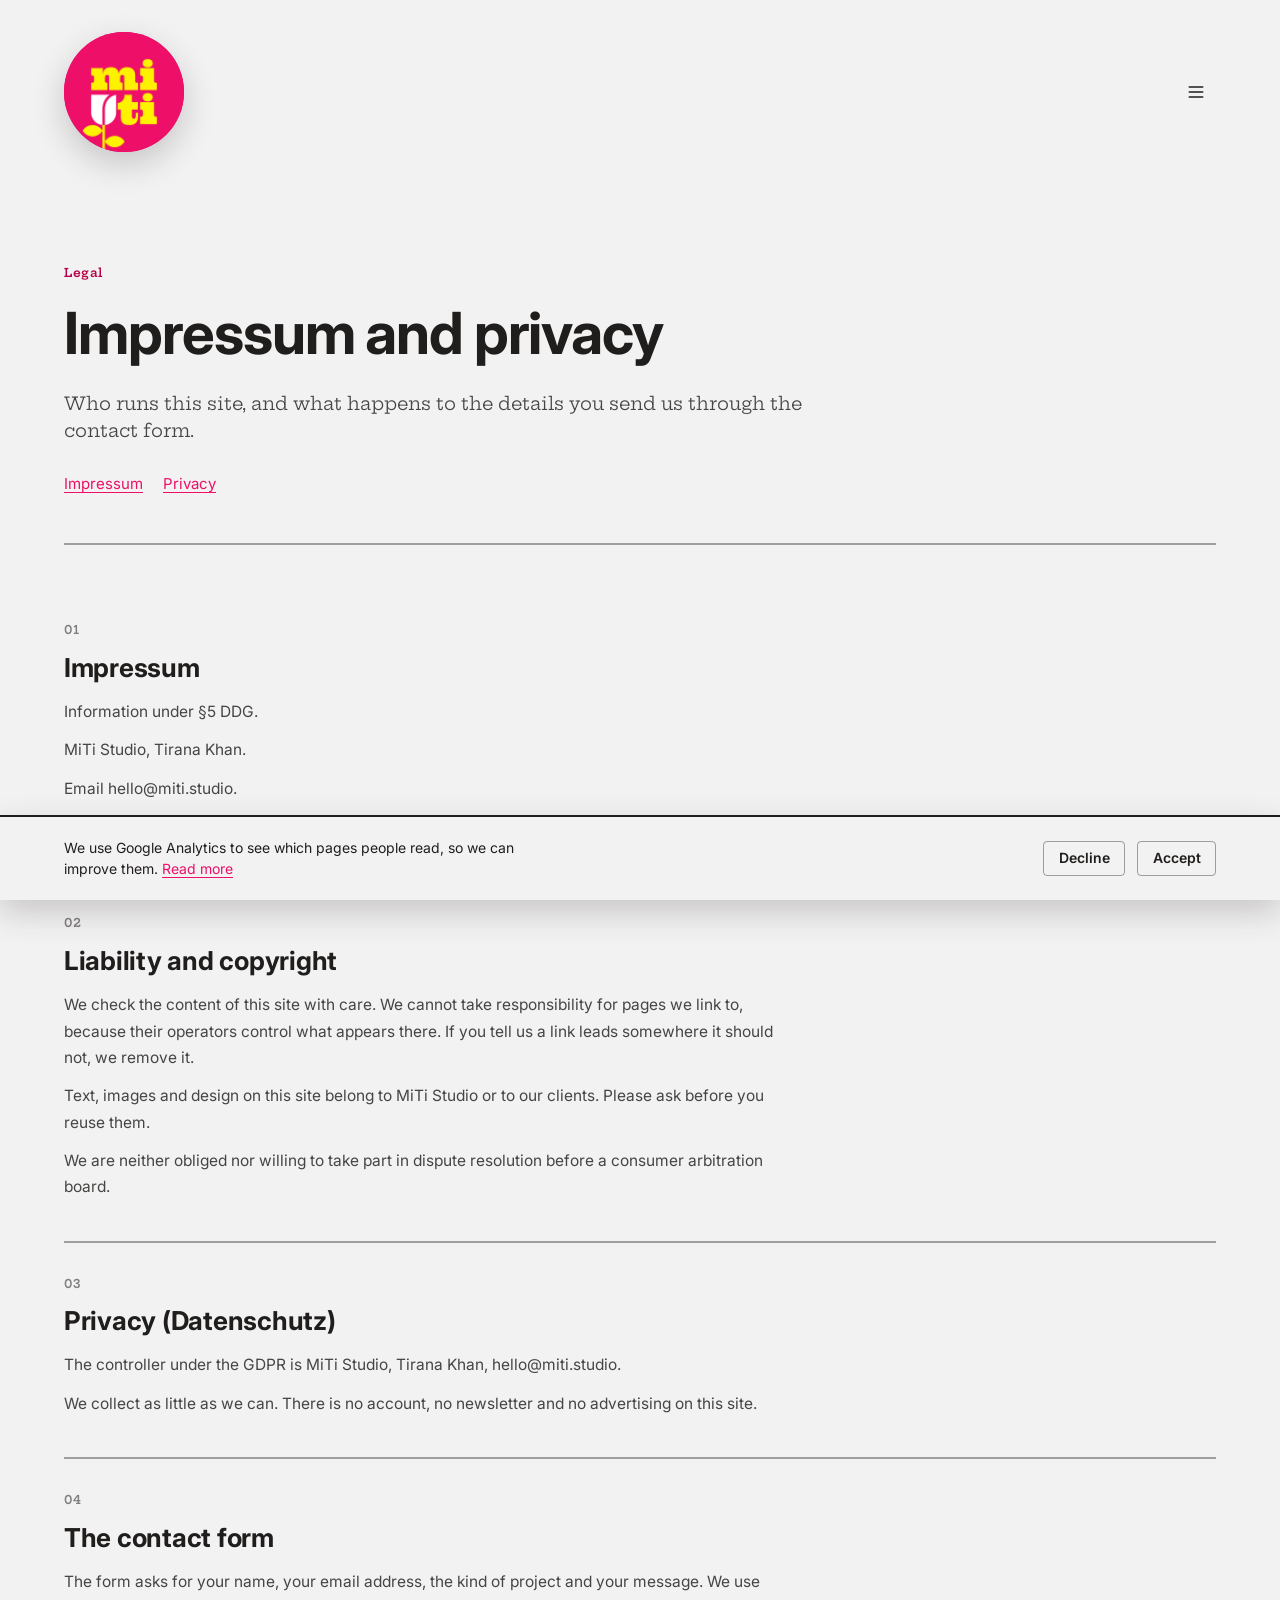
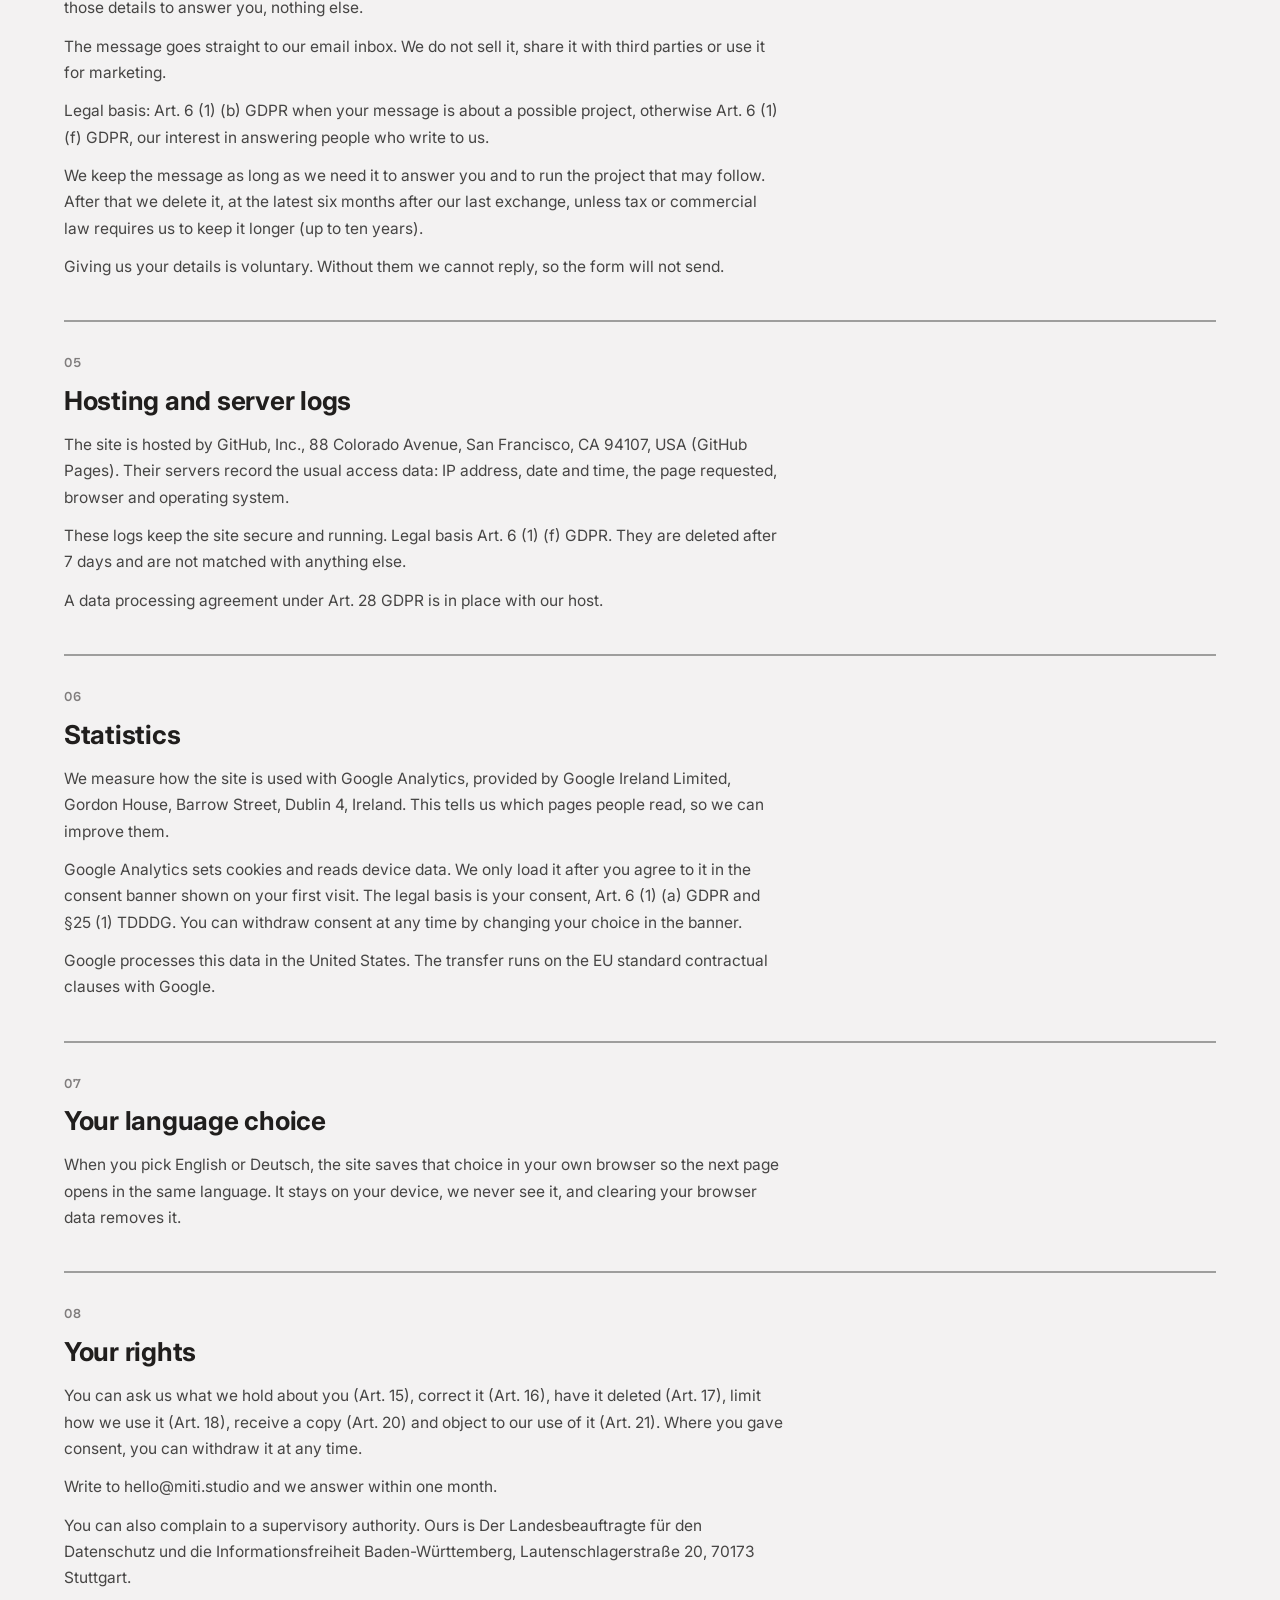
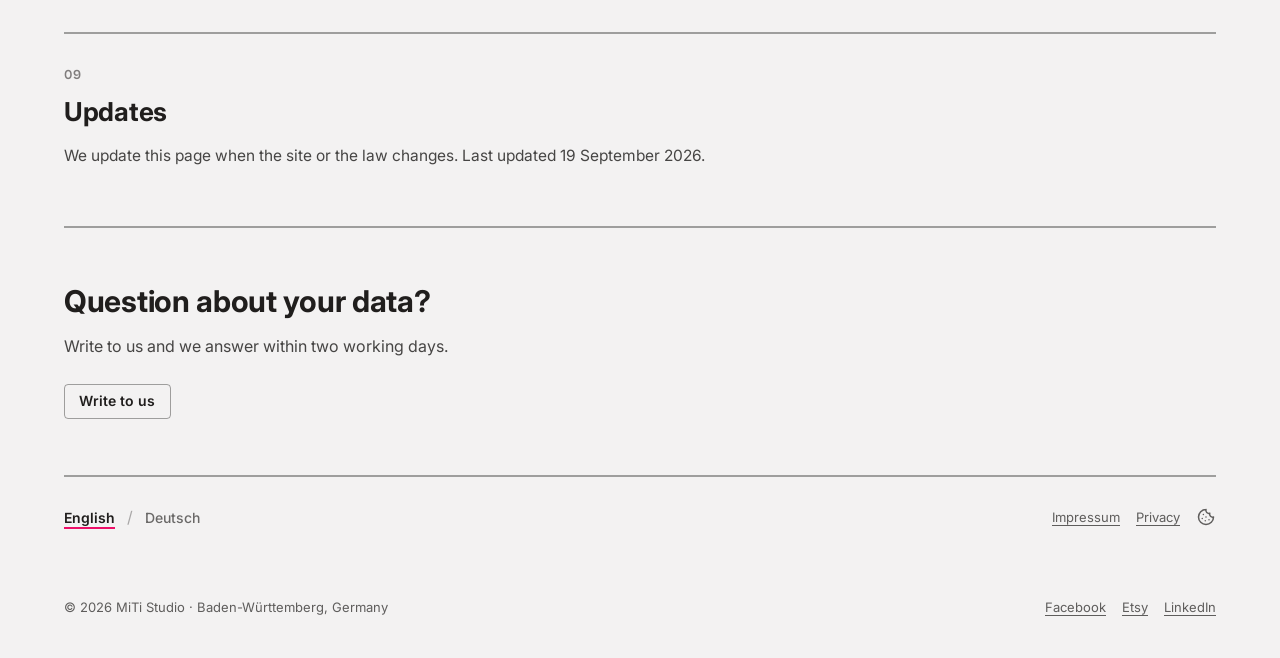
<file: legal.html>
<!DOCTYPE html>
<html lang="en">
<head>
<meta charset="utf-8">
<meta name="viewport" content="width=device-width, initial-scale=1">
<title>Impressum and privacy · MiTi Studio</title>
<meta name="description" content="Impressum under §5 DDG and the privacy policy for miti.studio: who runs the site and what happens to the details you send through the contact form.">
<meta name="robots" content="index, follow">
<link rel="canonical" href="https://miti.studio/legal/">
<link rel="alternate" hreflang="de" href="https://miti.studio/de/legal/">
<link rel="alternate" hreflang="en" href="https://miti.studio/legal/">
<link rel="alternate" hreflang="x-default" href="https://miti.studio/legal/">
<meta property="og:type" content="website">
<meta property="og:site_name" content="MiTi Studio">
<meta property="og:locale" content="en">
<meta property="og:locale:alternate" content="de">
<meta property="og:title" content="Impressum and privacy · MiTi Studio">
<meta property="og:description" content="Impressum under §5 DDG and the privacy policy for miti.studio: who runs the site and what happens to the details you send through the contact form.">
<meta property="og:url" content="https://miti.studio/legal/">
<meta property="og:image" content="https://miti.studio/assets/miti-social.png">
<meta name="twitter:card" content="summary_large_image">
<meta name="twitter:title" content="Impressum and privacy · MiTi Studio">
<meta name="twitter:description" content="Impressum under §5 DDG and the privacy policy for miti.studio: who runs the site and what happens to the details you send through the contact form.">
<meta name="twitter:image" content="https://miti.studio/assets/miti-social.png">
<link rel="icon" type="image/png" href="assets/favicon-32.png" sizes="32x32">
<link rel="icon" type="image/png" href="assets/favicon-192.png" sizes="192x192">
<link rel="apple-touch-icon" href="assets/favicon-180.png">
<link rel="preconnect" href="https://fonts.googleapis.com">
<link rel="preconnect" href="https://fonts.gstatic.com" crossorigin>
<link rel="stylesheet" href="https://fonts.googleapis.com/css2?family=Hepta+Slab:wght@400;600&family=Inter:wght@400;500;600;700&family=Ultra&display=swap">
<link rel="stylesheet" href="_ds/miti-design-system-6b04a300-a503-4302-aa47-b4d9627b627f/styles.css">
<link rel="stylesheet" href="site.css">
<script src="site.js"></script>
</head>
<body style="margin:0; background:var(--color-bg);">
<div class="page">

<div style="position:relative;">
<nav class="nav" style="padding-inline: clamp(32px,5cqw,72px); padding-block: 32px 16px; border-bottom: none; align-items: center;">
  <div style="display:flex; align-items:center; gap:clamp(10px, 2cqw, 16px); flex:none;">
    <a href="index.html" aria-label="MiTi Studio, home" style="display:block; width:clamp(80px, calc(62px + 4.5cqw), 120px); height:clamp(80px, calc(62px + 4.5cqw), 120px); flex:none;">
      <div style="width:100%; height:100%; border-radius:50%; overflow:hidden; box-shadow:var(--shadow-lg); background:var(--color-accent);">
        <img src="assets/miti-logo.png" alt="MiTi Studio" style="width:100%; height:100%; object-fit:cover; display:block;">
      </div>
    </a>
  </div>
  <span style="margin-right:auto;"></span>
  <div style="position:relative;">
    <button type="button" id="hamburger-btn" aria-label="Menu" aria-expanded="false" style="width:40px; height:40px; display:flex; align-items:center; justify-content:center; background:transparent; border:none; cursor:pointer; color:var(--color-text); border-radius:var(--radius-sm); flex:none;">
      <svg id="icon-open" width="20" height="20" viewBox="0 0 24 24" fill="none" stroke="currentColor" stroke-width="2" stroke-linecap="round" stroke-linejoin="round" style="display:none;"><path d="M18 6 6 18"></path><path d="m6 6 12 12"></path></svg>
      <svg id="icon-closed" width="20" height="20" viewBox="0 0 24 24" fill="none" stroke="currentColor" stroke-width="2" stroke-linecap="round" stroke-linejoin="round"><line x1="4" x2="20" y1="6" y2="6"></line><line x1="4" x2="20" y1="12" y2="12"></line><line x1="4" x2="20" y1="18" y2="18"></line></svg>
    </button>
    <div id="nav-menu" style="display:none; position:absolute; top:calc(100% + 8px); right:0; background:var(--color-bg); box-shadow:var(--shadow-lg); min-width:240px; z-index:100;"></div>
  </div>
</nav>
<div id="nav-overlay" style="display:none; position:fixed; inset:0; z-index:90; background:transparent;"></div>
</div>

<section style="padding: clamp(44px,9cqw,96px) clamp(32px,5cqw,72px) clamp(28px,5cqw,48px);">
  <span id="t-kicker" style="display:block; font-family:var(--font-secondary); font-size:12px; font-weight:600; letter-spacing:0.05em; color:var(--color-accent-700); margin:0 0 20px;"></span>
  <h1 id="t-h1" style="font-family:var(--font-heading); font-weight:700; font-size:clamp(34px,5.5cqw,58px); line-height:1.1; letter-spacing:-0.02em; margin:0; max-width:18ch;"></h1>
  <p id="t-sub" style="font-family:var(--font-secondary); font-size:18px; line-height:1.5; max-width:58ch; margin:24px 0 0; color:color-mix(in srgb, var(--color-text) 82%, transparent);"></p>
  <div style="display:flex; gap:20px; flex-wrap:wrap; margin:28px 0 0; font-size:15px;">
    <a href="#impressum" id="t-jumpImprint"></a>
    <a href="#datenschutz" id="t-jumpPrivacy"></a>
  </div>
</section>

<div style="padding-inline: clamp(32px,5cqw,72px);"><hr class="hr" style="margin:0;"></div>

<style>#sections-list > div:not(:first-child) { border-top: 2px solid var(--color-divider); }</style>
<section id="sections-list" style="padding: clamp(28px,5cqw,44px) clamp(32px,5cqw,72px) clamp(32px,6cqw,56px); display:grid; gap:clamp(28px,4cqw,40px);"></section>

<div style="padding-inline: clamp(32px,5cqw,72px);"><hr class="hr" style="margin:0;"></div>

<section style="padding: clamp(32px,6cqw,56px) clamp(32px,5cqw,72px);">
  <h2 id="t-closeTitle" style="font-family:var(--font-heading); font-weight:700; font-size:clamp(22px,2.6cqw,30px); line-height:1.15; letter-spacing:-0.01em; margin:0; max-width:20ch;"></h2>
  <p id="t-closeCopy" style="font-size:16px; line-height:1.6; max-width:56ch; margin:16px 0 24px; color:color-mix(in srgb, var(--color-text) 82%, transparent);"></p>
  <a class="btn btn-secondary" href="contact.html" id="t-closeCta" style="color:var(--color-text); text-decoration:none;"></a>
</section>

<div style="padding-inline: clamp(32px,5cqw,72px);"><hr class="hr" style="margin:0;"></div>

<div style="padding: clamp(20px,3cqw,28px) clamp(32px,5cqw,72px); display:flex; align-items:center; gap:12px;">
  <button type="button" id="lang-en" style="background:transparent; border:none; padding:0; cursor:pointer; font-family:var(--font-body); font-size:14px; text-decoration-thickness:2px; text-decoration-color:var(--color-accent); text-underline-offset:4px;">English</button>
  <span aria-hidden="true" style="color:color-mix(in srgb, var(--color-text) 35%, transparent);">/</span>
  <button type="button" id="lang-de" style="background:transparent; border:none; padding:0; cursor:pointer; font-family:var(--font-body); font-size:14px; text-decoration-thickness:2px; text-decoration-color:var(--color-accent); text-underline-offset:4px;">Deutsch</button>
  <div style="margin-left:auto; display:flex; gap:16px; flex-wrap:wrap; font-size:13px; color:color-mix(in srgb, var(--color-text) 70%, transparent);">
    <a href="legal.html#impressum" id="t-legalImprint" style="color:inherit;"></a>
    <a href="legal.html#datenschutz" id="t-legalPrivacy" style="color:inherit;"></a>
    <button type="button" id="t-cookieSettings" aria-label="Cookie settings" title="Cookie settings" onclick="window.__mitiOpenCookieSettings && window.__mitiOpenCookieSettings()" style="color:inherit; background:none; border:none; padding:0; margin:0; width:20px; height:20px; display:inline-flex; align-items:center; justify-content:center; cursor:pointer;"><svg width="18" height="18" viewBox="0 0 24 24" fill="none" stroke="currentColor" stroke-width="2" stroke-linecap="round" stroke-linejoin="round"><path d="M12 2a10 10 0 1 0 10 10 4 4 0 0 1-5-5 4 4 0 0 1-5-5"></path><path d="M8.5 8.5v.01"></path><path d="M16 15.5v.01"></path><path d="M12 12v.01"></path><path d="M11 17v.01"></path><path d="M7 14v.01"></path></svg></button>
  </div>
</div>

<footer style="padding: clamp(32px,4cqw,40px) clamp(32px,5cqw,72px); display:flex; justify-content:space-between; gap:16px; flex-wrap:wrap; font-size:13px; color:color-mix(in srgb, var(--color-text) 70%, transparent);">
  <span id="t-footerLine"></span>
  <div style="display:flex; gap:16px;">
    <a href="https://www.facebook.com/profile.php?id=61582376182090" style="color:inherit;">Facebook</a>
    <a href="https://mitistudiode.etsy.com" style="color:inherit;">Etsy</a>
    <a href="https://www.linkedin.com/company/mitistudio" style="color:inherit;">LinkedIn</a>
  </div>
</footer>

<div id="cookie-banner" style="display:none; position:fixed; left:0; right:0; bottom:0; z-index:300; background:var(--color-bg); border-top:2px solid var(--color-text); box-shadow:var(--shadow-lg);">
  <div style="max-width:1280px; margin:0 auto; padding:20px clamp(32px,5cqw,72px); display:flex; flex-wrap:wrap; align-items:center; justify-content:space-between; gap:16px;">
    <p id="cookie-text" style="margin:0; font-size:14px; max-width:52ch; color:var(--color-text);"></p>
    <div style="display:flex; gap:12px; flex-wrap:wrap; flex:none;">
      <button type="button" class="btn btn-secondary" id="cookie-decline"></button>
      <button type="button" class="btn btn-secondary" id="cookie-accept"></button>
    </div>
  </div>
</div>

</div>
<script>
var STR = {
  en: {
    kicker: 'Legal', h1: 'Impressum and privacy',
    sub: 'Who runs this site, and what happens to the details you send us through the contact form.',
    jumpImprint: 'Impressum', jumpPrivacy: 'Privacy',
    legalImprint: 'Impressum', legalPrivacy: 'Privacy',
    closeTitle: 'Question about your data?', closeCopy: 'Write to us and we answer within two working days.', closeCta: 'Write to us',
    footerLine: '© 2026 MiTi Studio · Baden-Württemberg, Germany',
    sections: [
      { id: 'impressum', num: '01', title: 'Impressum', paras: [
        'Information under §5 DDG.',
        'MiTi Studio, Tirana Khan.',
        'Email hello@miti.studio.',
        'Responsible for the content under §18 (2) MStV: Tirana Khan.',
      ] },
      { id: 'liability', num: '02', title: 'Liability and copyright', paras: [
        'We check the content of this site with care. We cannot take responsibility for pages we link to, because their operators control what appears there. If you tell us a link leads somewhere it should not, we remove it.',
        'Text, images and design on this site belong to MiTi Studio or to our clients. Please ask before you reuse them.',
        'We are neither obliged nor willing to take part in dispute resolution before a consumer arbitration board.',
      ] },
      { id: 'datenschutz', num: '03', title: 'Privacy (Datenschutz)', paras: [
        'The controller under the GDPR is MiTi Studio, Tirana Khan, hello@miti.studio.',
        'We collect as little as we can. There is no account, no newsletter and no advertising on this site.',
      ] },
      { id: 'form', num: '04', title: 'The contact form', paras: [
        'The form asks for your name, your email address, the kind of project and your message. We use those details to answer you, nothing else.',
        'The message goes straight to our email inbox. We do not sell it, share it with third parties or use it for marketing.',
        'Legal basis: Art. 6 (1) (b) GDPR when your message is about a possible project, otherwise Art. 6 (1) (f) GDPR, our interest in answering people who write to us.',
        'We keep the message as long as we need it to answer you and to run the project that may follow. After that we delete it, at the latest six months after our last exchange, unless tax or commercial law requires us to keep it longer (up to ten years).',
        'Giving us your details is voluntary. Without them we cannot reply, so the form will not send.',
      ] },
      { id: 'hosting', num: '05', title: 'Hosting and server logs', paras: [
        'The site is hosted by GitHub, Inc., 88 Colorado Avenue, San Francisco, CA 94107, USA (GitHub Pages). Their servers record the usual access data: IP address, date and time, the page requested, browser and operating system.',
        'These logs keep the site secure and running. Legal basis Art. 6 (1) (f) GDPR. They are deleted after 7 days and are not matched with anything else.',
        'A data processing agreement under Art. 28 GDPR is in place with our host.',
      ] },
      { id: 'analytics', num: '06', title: 'Statistics', paras: [
        'We measure how the site is used with Google Analytics, provided by Google Ireland Limited, Gordon House, Barrow Street, Dublin 4, Ireland. This tells us which pages people read, so we can improve them.',
        'Google Analytics sets cookies and reads device data. We only load it after you agree to it in the consent banner shown on your first visit. The legal basis is your consent, Art. 6 (1) (a) GDPR and §25 (1) TDDDG. You can withdraw consent at any time by changing your choice in the banner.',
        'Google processes this data in the United States. The transfer runs on the EU standard contractual clauses with Google.',
      ] },
      { id: 'browser-storage', num: '07', title: 'Your language choice', paras: [
        'When you pick English or Deutsch, the site saves that choice in your own browser so the next page opens in the same language. It stays on your device, we never see it, and clearing your browser data removes it.',
      ] },
      { id: 'rights', num: '08', title: 'Your rights', paras: [
        'You can ask us what we hold about you (Art. 15), correct it (Art. 16), have it deleted (Art. 17), limit how we use it (Art. 18), receive a copy (Art. 20) and object to our use of it (Art. 21). Where you gave consent, you can withdraw it at any time.',
        'Write to hello@miti.studio and we answer within one month.',
        'You can also complain to a supervisory authority. Ours is Der Landesbeauftragte für den Datenschutz und die Informationsfreiheit Baden-Württemberg, Lautenschlagerstraße 20, 70173 Stuttgart.',
      ] },
      { id: 'updates', num: '09', title: 'Updates', paras: [
        'We update this page when the site or the law changes. Last updated 19 September 2026.',
      ] },
    ],
  },
  de: {
    kicker: 'Rechtliches', h1: 'Impressum und Datenschutz',
    sub: 'Wer diese Seite betreibt und was mit den Angaben passiert, die Sie uns über das Kontaktformular schicken.',
    jumpImprint: 'Impressum', jumpPrivacy: 'Datenschutz',
    legalImprint: 'Impressum', legalPrivacy: 'Datenschutz',
    closeTitle: 'Fragen zu Ihren Daten?', closeCopy: 'Schreiben Sie uns. Wir antworten innerhalb von zwei Werktagen.', closeCta: 'Schreiben Sie uns',
    footerLine: '© 2026 MiTi Studio · Baden-Württemberg, Deutschland',
    sections: [
      { id: 'impressum', num: '01', title: 'Impressum', paras: [
        'Angaben gemäß §5 DDG.',
        'MiTi Studio, Tirana Khan.',
        'E-Mail hello@miti.studio.',
        'Verantwortlich für den Inhalt nach §18 Abs. 2 MStV: Tirana Khan.',
      ] },
      { id: 'liability', num: '02', title: 'Haftung und Urheberrecht', paras: [
        'Wir prüfen die Inhalte dieser Seite sorgfältig. Für verlinkte Seiten können wir nicht haften, denn deren Betreiber bestimmen, was dort steht. Sagen Sie uns Bescheid, wenn ein Link woanders hinführt als er soll. Wir nehmen ihn dann heraus.',
        'Texte, Bilder und Gestaltung dieser Seite gehören MiTi Studio oder unseren Kundinnen und Kunden. Bitte fragen Sie vor einer Weiterverwendung.',
        'Wir sind nicht verpflichtet und nicht bereit, an einem Streitbeilegungsverfahren vor einer Verbraucherschlichtungsstelle teilzunehmen.',
      ] },
      { id: 'datenschutz', num: '03', title: 'Datenschutz', paras: [
        'Verantwortlich im Sinne der DSGVO ist MiTi Studio, Tirana Khan, hello@miti.studio.',
        'Wir erheben so wenig wie möglich. Es gibt hier kein Konto, keinen Newsletter und keine Werbung.',
      ] },
      { id: 'form', num: '04', title: 'Das Kontaktformular', paras: [
        'Das Formular fragt nach Ihrem Namen, Ihrer E-Mail-Adresse, der Art des Projekts und Ihrer Nachricht. Diese Angaben nutzen wir, um Ihnen zu antworten. Sonst nichts.',
        'Die Nachricht landet direkt in unserem E-Mail-Postfach. Wir verkaufen sie nicht, geben sie nicht weiter und nutzen sie nicht für Werbung.',
        'Rechtsgrundlage: Art. 6 Abs. 1 lit. b DSGVO, wenn es um ein mögliches Projekt geht, sonst Art. 6 Abs. 1 lit. f DSGVO, unser Interesse daran, Anfragen zu beantworten.',
        'Wir bewahren die Nachricht so lange auf, wie wir sie für die Antwort und ein daraus folgendes Projekt brauchen. Danach löschen wir sie, spätestens sechs Monate nach dem letzten Austausch, außer das Steuer- oder Handelsrecht verlangt eine längere Aufbewahrung (bis zu zehn Jahre).',
        'Ihre Angaben sind freiwillig. Ohne sie können wir nicht antworten, deshalb lässt sich das Formular nicht absenden.',
      ] },
      { id: 'hosting', num: '05', title: 'Hosting und Server-Logs', paras: [
        'Die Seite liegt bei GitHub, Inc., 88 Colorado Avenue, San Francisco, CA 94107, USA (GitHub Pages). Deren Server protokollieren die üblichen Zugriffsdaten: IP-Adresse, Datum und Uhrzeit, aufgerufene Seite, Browser und Betriebssystem.',
        'Diese Protokolle halten die Seite sicher und lauffähig. Rechtsgrundlage ist Art. 6 Abs. 1 lit. f DSGVO. Sie werden nach 7 Tagen gelöscht und mit nichts anderem zusammengeführt.',
        'Mit unserem Hoster besteht ein Auftragsverarbeitungsvertrag nach Art. 28 DSGVO.',
      ] },
      { id: 'analytics', num: '06', title: 'Statistik', paras: [
        'Wir messen die Nutzung der Seite mit Google Analytics, ein Dienst der Google Ireland Limited, Gordon House, Barrow Street, Dublin 4, Irland. So sehen wir, welche Seiten gelesen werden, und können sie verbessern.',
        'Google Analytics setzt Cookies und liest Geräteinformationen aus. Wir laden es erst, nachdem Sie beim ersten Besuch im Einwilligungsbanner zugestimmt haben. Rechtsgrundlage ist Ihre Einwilligung, Art. 6 Abs. 1 lit. a DSGVO und §25 Abs. 1 TDDDG. Sie können Ihre Einwilligung jederzeit im Banner widerrufen.',
        'Google verarbeitet diese Daten in den USA. Die Übermittlung stützt sich auf die EU-Standardvertragsklauseln mit Google.',
      ] },
      { id: 'browser-storage', num: '07', title: 'Ihre Sprachwahl', paras: [
        'Wenn Sie English oder Deutsch wählen, merkt sich die Seite das in Ihrem Browser, damit die nächste Seite in derselben Sprache öffnet. Die Angabe bleibt auf Ihrem Gerät, wir sehen sie nie, und beim Löschen der Browserdaten verschwindet sie.',
      ] },
      { id: 'rights', num: '08', title: 'Ihre Rechte', paras: [
        'Sie können erfahren, was wir über Sie gespeichert haben (Art. 15), es berichtigen (Art. 16), löschen (Art. 17) oder einschränken lassen (Art. 18), eine Kopie erhalten (Art. 20) und der Nutzung widersprechen (Art. 21). Eine erteilte Einwilligung können Sie jederzeit widerrufen.',
        'Schreiben Sie an hello@miti.studio. Wir antworten innerhalb eines Monats.',
        'Sie können sich auch bei einer Aufsichtsbehörde beschweren. Für uns ist das Der Landesbeauftragte für den Datenschutz und die Informationsfreiheit Baden-Württemberg, Lautenschlagerstraße 20, 70173 Stuttgart.',
      ] },
      { id: 'updates', num: '09', title: 'Aktualisierungen', paras: [
        'Wir aktualisieren diese Seite, wenn sich die Seite oder die Rechtslage ändert. Zuletzt aktualisiert am 19. September 2026.',
      ] },
    ],
  },
};
function renderPage(lang) {
  var t = STR[lang];
  document.getElementById('t-kicker').textContent = t.kicker;
  document.getElementById('t-h1').textContent = t.h1;
  document.getElementById('t-sub').textContent = t.sub;
  document.getElementById('t-jumpImprint').textContent = t.jumpImprint;
  document.getElementById('t-jumpPrivacy').textContent = t.jumpPrivacy;
  document.getElementById('t-closeTitle').textContent = t.closeTitle;
  document.getElementById('t-closeCopy').textContent = t.closeCopy;
  document.getElementById('t-closeCta').textContent = t.closeCta;
  document.getElementById('t-legalImprint').textContent = t.legalImprint;
  document.getElementById('t-legalPrivacy').textContent = t.legalPrivacy;
  document.getElementById('t-footerLine').textContent = t.footerLine;
  document.getElementById('sections-list').innerHTML = t.sections.map(function (s) {
    return '<div id="' + s.id + '" style="display:grid; gap:12px; padding-top:clamp(24px,3cqw,32px); scroll-margin-top:24px;">' +
      '<span style="font-family:var(--font-secondary); font-size:12px; font-weight:600; letter-spacing:0.1em; color:color-mix(in srgb, var(--color-text) 55%, transparent);">' + s.num + '</span>' +
      '<h2 style="font-family:var(--font-heading); font-weight:700; font-size:clamp(20px,2.4cqw,26px); line-height:1.2; letter-spacing:-0.01em; margin:0; max-width:26ch;">' + s.title + '</h2>' +
      '<div style="display:grid; gap:12px; margin-top:4px;">' +
      s.paras.map(function (p) { return '<p style="font-size:15.5px; line-height:1.7; margin:0; max-width:72ch; color:color-mix(in srgb, var(--color-text) 82%, transparent);">' + p + '</p>'; }).join('') +
      '</div></div>';
  }).join('');
}
window.__mitiCurrentPage = 'legal';
miti.initNav('legal');
miti.initCookieConsent();
miti.initLangToggle(renderPage);
renderPage(miti.getLang());
</script>
</body>
</html>
</file>
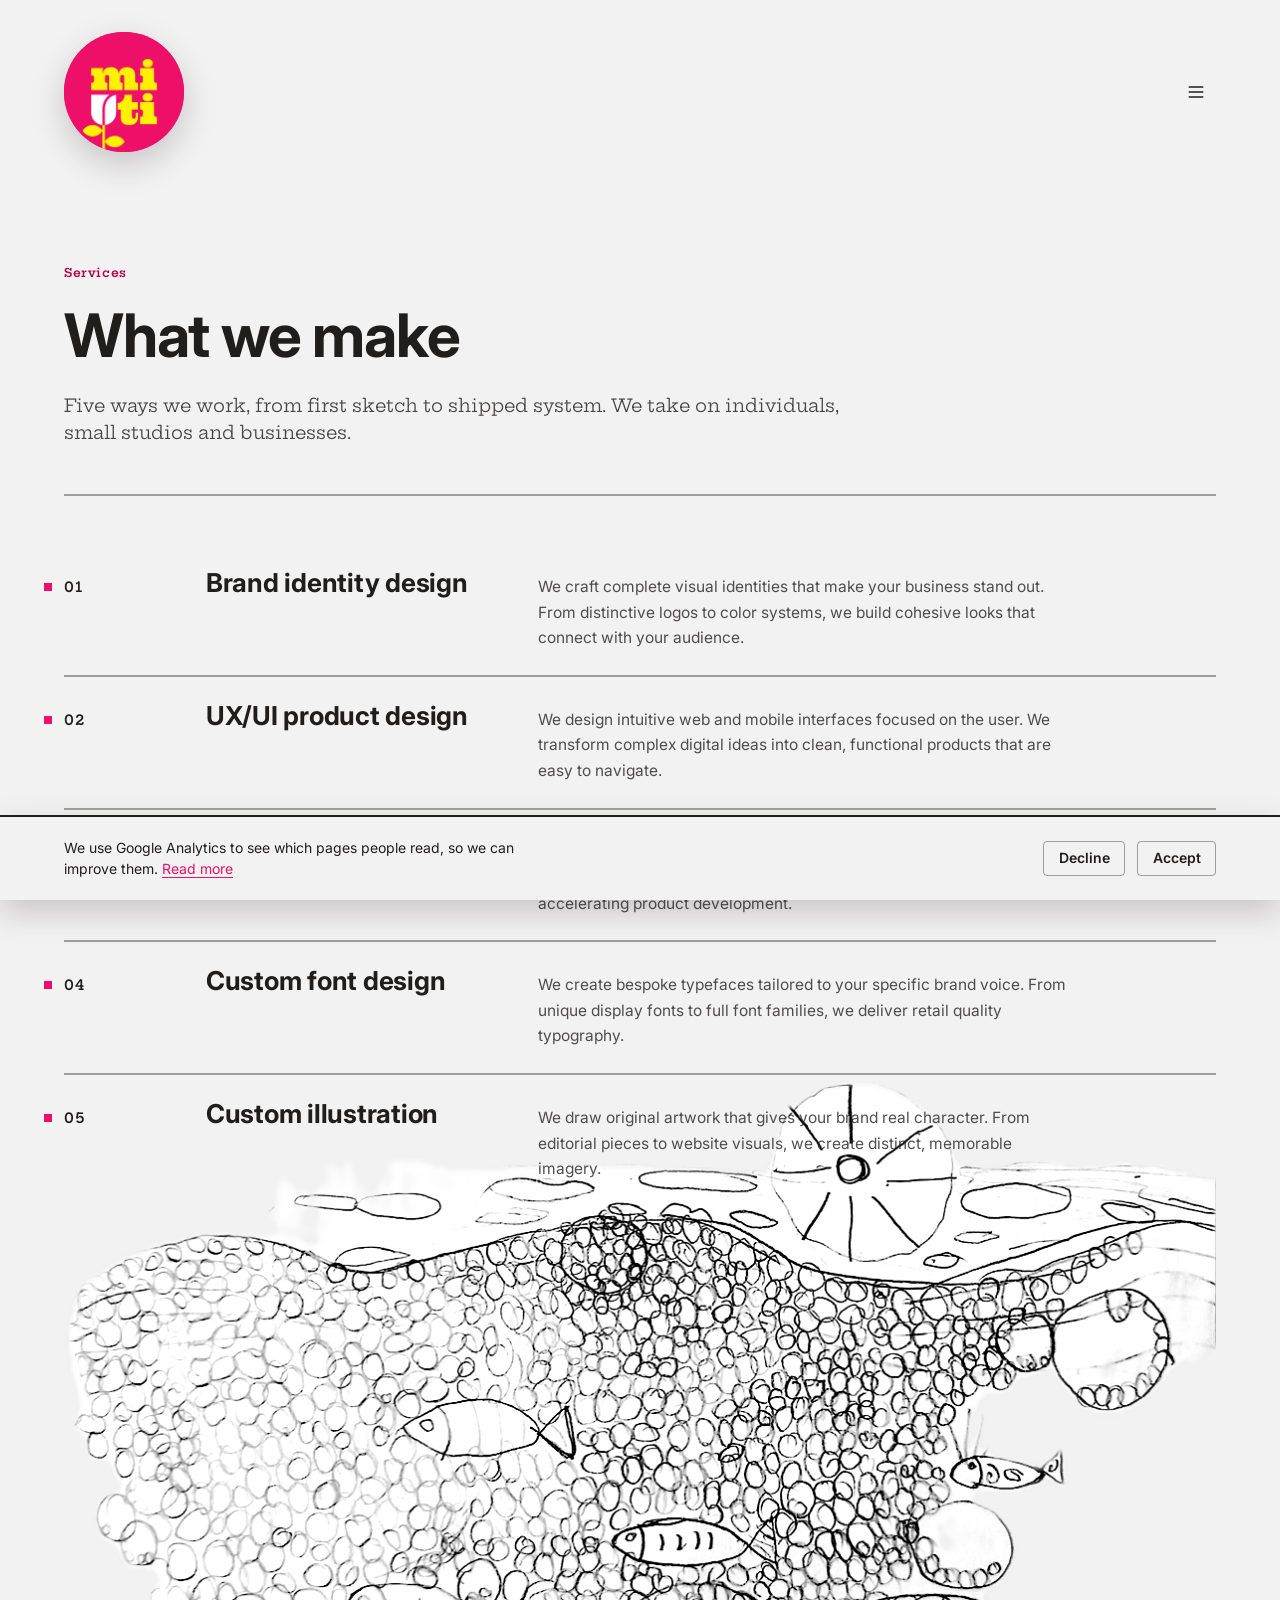
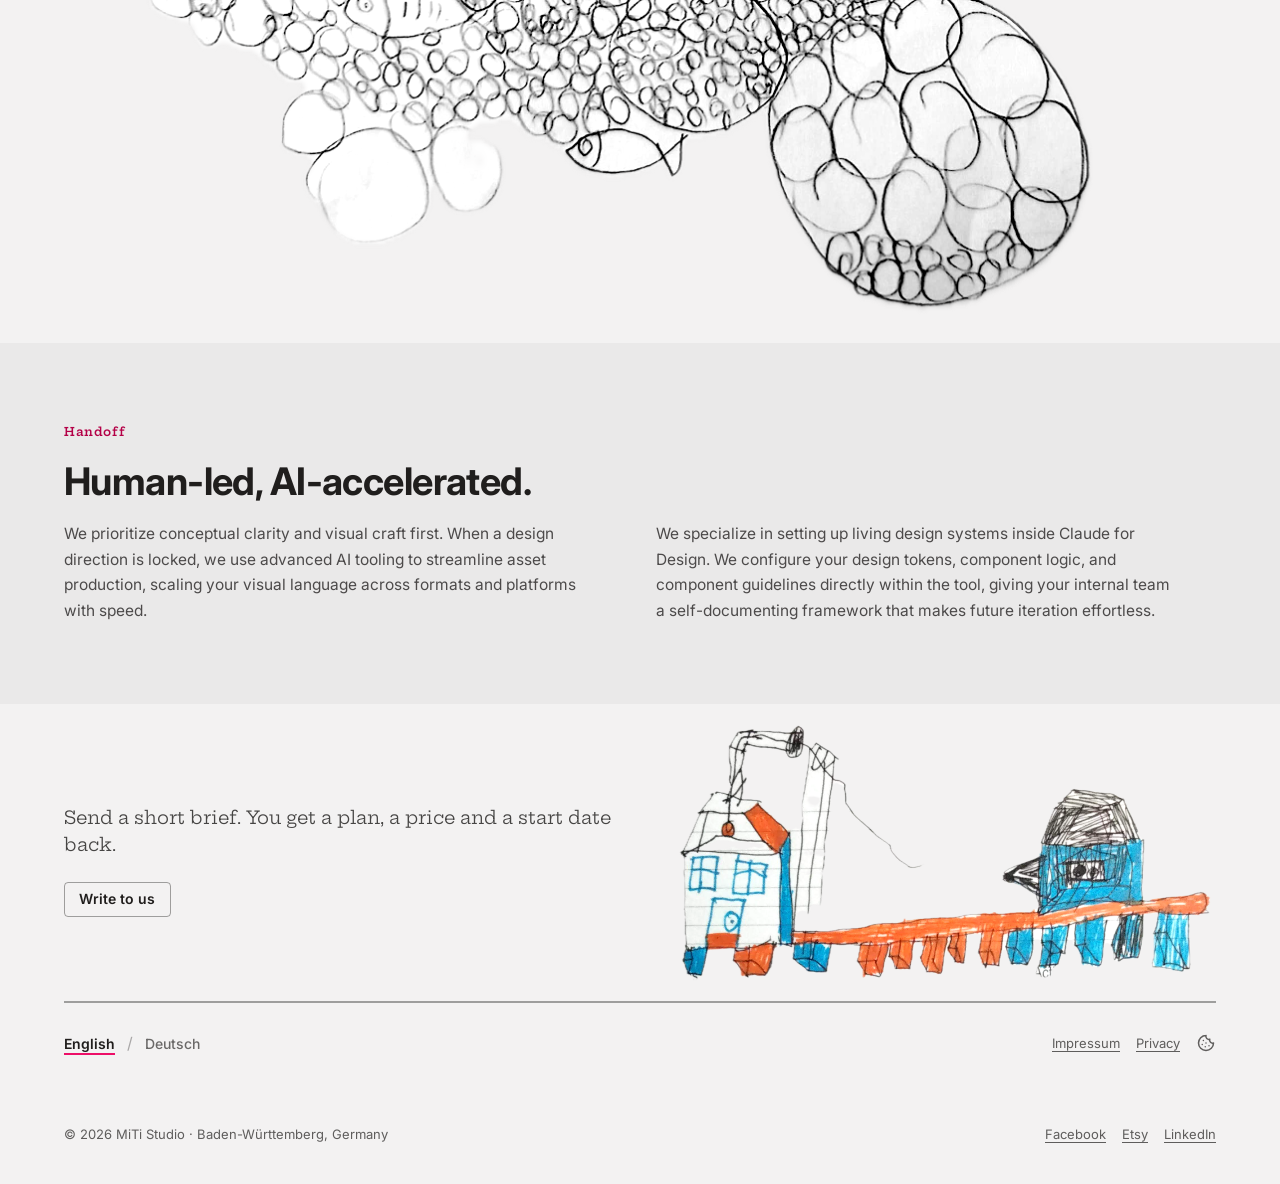
<file: services.html>
<!DOCTYPE html>
<html lang="en">
<head>
<meta charset="utf-8">
<meta name="viewport" content="width=device-width, initial-scale=1">
<title>Services · brand, product, design systems, type · MiTi Studio</title>
<meta name="description" content="Five ways we work: brand identity, UX/UI product design, design systems, custom type and illustration. Clear scope, a plan, a price and a start date. English and German.">
<meta name="robots" content="index, follow">
<link rel="canonical" href="https://miti.studio/services/">
<link rel="alternate" hreflang="de" href="https://miti.studio/de/services/">
<link rel="alternate" hreflang="en" href="https://miti.studio/services/">
<link rel="alternate" hreflang="x-default" href="https://miti.studio/services/">
<meta property="og:type" content="website">
<meta property="og:site_name" content="MiTi Studio">
<meta property="og:locale" content="en">
<meta property="og:locale:alternate" content="de">
<meta property="og:title" content="Services · brand, product, design systems, type · MiTi Studio">
<meta property="og:description" content="Five ways we work: brand identity, UX/UI product design, design systems, custom type and illustration. Clear scope, a plan, a price and a start date. English and German.">
<meta property="og:url" content="https://miti.studio/services/">
<meta property="og:image" content="https://miti.studio/assets/miti-social.png">
<meta name="twitter:card" content="summary_large_image">
<meta name="twitter:title" content="Services · brand, product, design systems, type · MiTi Studio">
<meta name="twitter:description" content="Five ways we work: brand identity, UX/UI product design, design systems, custom type and illustration. Clear scope, a plan, a price and a start date. English and German.">
<meta name="twitter:image" content="https://miti.studio/assets/miti-social.png">
<link rel="icon" type="image/png" href="assets/favicon-32.png" sizes="32x32">
<link rel="icon" type="image/png" href="assets/favicon-192.png" sizes="192x192">
<link rel="apple-touch-icon" href="assets/favicon-180.png">
<link rel="preconnect" href="https://fonts.googleapis.com">
<link rel="preconnect" href="https://fonts.gstatic.com" crossorigin>
<link rel="stylesheet" href="https://fonts.googleapis.com/css2?family=Hepta+Slab:wght@400;600&family=Inter:wght@400;500;600;700&family=Ultra&display=swap">
<link rel="stylesheet" href="_ds/miti-design-system-6b04a300-a503-4302-aa47-b4d9627b627f/styles.css">
<link rel="stylesheet" href="site.css">
<script src="site.js"></script>
</head>
<body style="margin:0; background:var(--color-bg);">
<div class="page">

<div style="position:relative;">
<nav class="nav" style="padding-inline: clamp(32px,5cqw,72px); padding-block: 32px 16px; border-bottom: none; align-items: center;">
  <div style="display:flex; align-items:center; gap:clamp(10px, 2cqw, 16px); flex:none;">
    <a href="index.html" aria-label="MiTi Studio, home" style="display:block; width:clamp(80px, calc(62px + 4.5cqw), 120px); height:clamp(80px, calc(62px + 4.5cqw), 120px); flex:none;">
      <div style="width:100%; height:100%; border-radius:50%; overflow:hidden; box-shadow:var(--shadow-lg); background:var(--color-accent);">
        <img src="assets/miti-logo.png" alt="MiTi Studio" style="width:100%; height:100%; object-fit:cover; display:block;">
      </div>
    </a>
  </div>
  <span style="margin-right:auto;"></span>
  <div style="position:relative;">
    <button type="button" id="hamburger-btn" aria-label="Menu" aria-expanded="false" style="width:40px; height:40px; display:flex; align-items:center; justify-content:center; background:transparent; border:none; cursor:pointer; color:var(--color-text); border-radius:var(--radius-sm); flex:none;">
      <svg id="icon-open" width="20" height="20" viewBox="0 0 24 24" fill="none" stroke="currentColor" stroke-width="2" stroke-linecap="round" stroke-linejoin="round" style="display:none;"><path d="M18 6 6 18"></path><path d="m6 6 12 12"></path></svg>
      <svg id="icon-closed" width="20" height="20" viewBox="0 0 24 24" fill="none" stroke="currentColor" stroke-width="2" stroke-linecap="round" stroke-linejoin="round"><line x1="4" x2="20" y1="6" y2="6"></line><line x1="4" x2="20" y1="12" y2="12"></line><line x1="4" x2="20" y1="18" y2="18"></line></svg>
    </button>
    <div id="nav-menu" style="display:none; position:absolute; top:calc(100% + 8px); right:0; background:var(--color-bg); box-shadow:var(--shadow-lg); min-width:240px; z-index:100;"></div>
  </div>
</nav>
<div id="nav-overlay" style="display:none; position:fixed; inset:0; z-index:90; background:transparent;"></div>
</div>

<section style="padding: clamp(44px,9cqw,96px) clamp(32px,5cqw,72px) clamp(28px,5cqw,48px);">
  <span id="t-kicker" style="display:block; font-family:var(--font-secondary); font-size:12px; font-weight:600; letter-spacing:0.05em; color:var(--color-accent-700); margin:0 0 20px;"></span>
  <h1 id="t-h1" style="font-family:var(--font-heading); font-weight:700; font-size:clamp(34px,5.5cqw,60px); line-height:1.1; letter-spacing:-0.02em; margin:0;"></h1>
  <p id="t-sub" style="font-family:var(--font-secondary); font-size:18px; line-height:1.5; max-width:60ch; margin:24px 0 0; color:color-mix(in srgb, var(--color-text) 82%, transparent);"></p>
</section>

<div style="padding-inline: clamp(32px,5cqw,72px);"><hr class="hr" style="margin:0;"></div>

<section style="position:relative; z-index:1; padding: clamp(24px,5cqw,48px) clamp(32px,5cqw,72px);">
  <div id="services-list"></div>
</section>

<div style="position:relative; z-index:0; margin-top:-200px; padding-inline: clamp(32px,5cqw,72px);">
  <img src="assets/miti-illustration-sample.png" id="t-illustration" alt="" class="grayscale" style="display:block; width:100%; height:auto;">
</div>

<section style="padding: clamp(40px,7cqw,80px) clamp(32px,5cqw,72px); background:var(--color-surface);">
  <span id="t-aiKicker" style="display:block; font-family:var(--font-secondary); font-size:12px; font-weight:600; letter-spacing:0.05em; color:var(--color-accent-700); margin:0 0 16px;"></span>
  <h2 id="t-aiTitle" style="font-family:var(--font-heading); font-weight:700; font-size:clamp(26px,3.2cqw,38px); line-height:1.25; letter-spacing:-0.015em; margin:0 0 16px; max-width:22ch;"></h2>
  <div style="display:grid; grid-template-columns:repeat(auto-fit, minmax(260px,1fr)); gap:32px; margin-top:8px;">
    <p id="t-aiCopy1" style="font-size:15.5px; line-height:1.65; margin:0; color:color-mix(in srgb, var(--color-text) 78%, transparent); max-width:52ch;"></p>
    <p id="t-aiCopy2" style="font-size:15.5px; line-height:1.65; margin:0; color:color-mix(in srgb, var(--color-text) 78%, transparent); max-width:52ch;"></p>
  </div>
</section>

<section style="padding: clamp(40px,6cqw,72px) clamp(32px,5cqw,72px); display:grid; grid-template-columns:repeat(auto-fit, minmax(280px,1fr)); gap:clamp(24px,5cqw,48px); align-items:center;">
  <div>
    <p id="t-closeCopy" style="font-family:var(--font-secondary); font-size:18px; line-height:1.5; max-width:46ch; margin:16px 0 0; color:color-mix(in srgb, var(--color-text) 82%, transparent);"></p>
    <div style="margin-top:24px;">
      <a href="contact.html" id="t-closeCta" class="btn btn-secondary" style="color:var(--color-text);"></a>
    </div>
  </div>
  <img src="assets/miti-connect.png" alt="" aria-hidden="true" style="display:block; width:118%; height:auto; aspect-ratio:1959/941; margin-block:-56px; position:relative; z-index:1; justify-self:center;">
</section>

<div style="padding-inline: clamp(32px,5cqw,72px);"><hr class="hr" style="margin:0;"></div>

<div style="padding: clamp(20px,3cqw,28px) clamp(32px,5cqw,72px); display:flex; align-items:center; gap:12px;">
  <button type="button" id="lang-en" style="background:transparent; border:none; padding:0; cursor:pointer; font-family:var(--font-body); font-size:14px; text-decoration-thickness:2px; text-decoration-color:var(--color-accent); text-underline-offset:4px;">English</button>
  <span aria-hidden="true" style="color:color-mix(in srgb, var(--color-text) 35%, transparent);">/</span>
  <button type="button" id="lang-de" style="background:transparent; border:none; padding:0; cursor:pointer; font-family:var(--font-body); font-size:14px; text-decoration-thickness:2px; text-decoration-color:var(--color-accent); text-underline-offset:4px;">Deutsch</button>
  <div style="margin-left:auto; display:flex; gap:16px; flex-wrap:wrap; font-size:13px; color:color-mix(in srgb, var(--color-text) 70%, transparent);">
    <a href="legal.html#impressum" id="t-legalImprint" style="color:inherit;"></a>
    <a href="legal.html#datenschutz" id="t-legalPrivacy" style="color:inherit;"></a>
    <button type="button" id="t-cookieSettings" aria-label="Cookie settings" title="Cookie settings" onclick="window.__mitiOpenCookieSettings && window.__mitiOpenCookieSettings()" style="color:inherit; background:none; border:none; padding:0; margin:0; width:20px; height:20px; display:inline-flex; align-items:center; justify-content:center; cursor:pointer;"><svg width="18" height="18" viewBox="0 0 24 24" fill="none" stroke="currentColor" stroke-width="2" stroke-linecap="round" stroke-linejoin="round"><path d="M12 2a10 10 0 1 0 10 10 4 4 0 0 1-5-5 4 4 0 0 1-5-5"></path><path d="M8.5 8.5v.01"></path><path d="M16 15.5v.01"></path><path d="M12 12v.01"></path><path d="M11 17v.01"></path><path d="M7 14v.01"></path></svg></button>
  </div>
</div>

<footer style="padding: clamp(32px,4cqw,40px) clamp(32px,5cqw,72px); display:flex; justify-content:space-between; gap:16px; flex-wrap:wrap; font-size:13px; color:color-mix(in srgb, var(--color-text) 70%, transparent);">
  <span id="t-footerLine"></span>
  <div style="display:flex; gap:16px;">
    <a href="https://www.facebook.com/profile.php?id=61582376182090" style="color:inherit;">Facebook</a>
    <a href="https://mitistudiode.etsy.com" style="color:inherit;">Etsy</a>
    <a href="https://www.linkedin.com/company/mitistudio" style="color:inherit;">LinkedIn</a>
  </div>
</footer>

<div id="cookie-banner" style="display:none; position:fixed; left:0; right:0; bottom:0; z-index:300; background:var(--color-bg); border-top:2px solid var(--color-text); box-shadow:var(--shadow-lg);">
  <div style="max-width:1280px; margin:0 auto; padding:20px clamp(32px,5cqw,72px); display:flex; flex-wrap:wrap; align-items:center; justify-content:space-between; gap:16px;">
    <p id="cookie-text" style="margin:0; font-size:14px; max-width:52ch; color:var(--color-text);"></p>
    <div style="display:flex; gap:12px; flex-wrap:wrap; flex:none;">
      <button type="button" class="btn btn-secondary" id="cookie-decline"></button>
      <button type="button" class="btn btn-secondary" id="cookie-accept"></button>
    </div>
  </div>
</div>

</div>
<script>
var STR = {
  en: {
    kicker: 'Services', h1: 'What we make',
    sub: 'Five ways we work, from first sketch to shipped system. We take on individuals, small studios and businesses.',
    aiKicker: 'Handoff', aiTitle: 'Human-led, AI-accelerated.',
    aiCopy1: 'We prioritize conceptual clarity and visual craft first. When a design direction is locked, we use advanced AI tooling to streamline asset production, scaling your visual language across formats and platforms with speed.',
    aiCopy2: 'We specialize in setting up living design systems inside Claude for Design. We configure your design tokens, component logic, and component guidelines directly within the tool, giving your internal team a self-documenting framework that makes future iteration effortless.',
    illustrationAlt: 'Hand-drawn ink illustration of fish among bubbles and stones, an example of our custom illustration work.',
    closeCopy: 'Send a short brief. You get a plan, a price and a start date back.', closeCta: 'Write to us',
    footerLine: '© 2026 MiTi Studio · Baden-Württemberg, Germany',
    legalImprint: 'Impressum', legalPrivacy: 'Privacy',
    services: [
      { title: 'Brand identity design', copy: 'We craft complete visual identities that make your business stand out. From distinctive logos to color systems, we build cohesive looks that connect with your audience.' },
      { title: 'UX/UI product design', copy: 'We design intuitive web and mobile interfaces focused on the user. We transform complex digital ideas into clean, functional products that are easy to navigate.' },
      { title: 'Design systems', copy: 'We build reusable UI libraries and component collections for growing teams. Our scalable systems maintain visual consistency while accelerating product development.' },
      { title: 'Custom font design', copy: 'We create bespoke typefaces tailored to your specific brand voice. From unique display fonts to full font families, we deliver retail quality typography.' },
      { title: 'Custom illustration', copy: 'We draw original artwork that gives your brand real character. From editorial pieces to website visuals, we create distinct, memorable imagery.' },
    ],
  },
  de: {
    kicker: 'Leistungen', h1: 'Was wir gestalten',
    sub: 'Fünf Wege, wie wir arbeiten, von der ersten Skizze bis zum fertigen System. Wir arbeiten für Einzelpersonen, kleine Studios und Unternehmen.',
    aiKicker: 'Übergabe', aiTitle: 'Gebaut zum Übergeben.',
    aiCopy1: 'Jedes Projekt wird gestaltet, bevor es produziert wird. Konzept, Komposition und Bedeutung kommen zuerst. Sobald Sie eine Richtung freigeben, geht der Rest schnell: Varianten, Assets in allen Formaten und die technische Übergabe.',
    aiCopy2: 'Für Teams, die nach uns weiterbauen, können wir Ihr Design-System direkt in Claude for Design aufbauen. Tokens, Komponenten und Dokumentation, die Ihr Team selbst erweitern kann, ohne separates Übergabedokument.',
    illustrationAlt: 'Handgezeichnete Tuschezeichnung von Fischen zwischen Blasen und Steinen, ein Beispiel unserer Illustrationsarbeit.',
    closeCopy: 'Senden Sie ein kurzes Briefing. Sie bekommen Plan, Preis und Starttermin zurück.', closeCta: 'Schreiben Sie uns',
    footerLine: '© 2026 MiTi Studio · Baden-Württemberg, Deutschland',
    legalImprint: 'Impressum', legalPrivacy: 'Datenschutz',
    services: [
      { title: 'Markenidentität', copy: 'Wir gestalten vollständige visuelle Identitäten, die Ihr Unternehmen sichtbar machen. Von markanten Logos bis zum Farbsystem entsteht ein stimmiges Bild, das Ihre Zielgruppe erreicht.' },
      { title: 'UX/UI-Produktdesign', copy: 'Wir gestalten klare Interfaces für Web und Mobile, immer aus Sicht der Nutzer. Aus komplexen digitalen Ideen werden aufgeräumte Produkte, in denen man sich sofort zurechtfindet.' },
      { title: 'Design-Systeme', copy: 'Wir bauen wiederverwendbare UI-Bibliotheken und Komponenten für wachsende Teams. Unsere skalierbaren Systeme halten das Bild konsistent und beschleunigen die Entwicklung.' },
      { title: 'Individuelles Schriftdesign', copy: 'Wir entwickeln eigene Schriften, genau auf Ihre Markenstimme abgestimmt. Von der Displayschrift bis zur ganzen Familie, in Retail-Qualität.' },
      { title: 'Individuelle Illustration', copy: 'Wir zeichnen originale Illustrationen, die Ihrer Marke Charakter geben. Von redaktionellen Motiven bis zu Website-Bildern entstehen eigenständige, einprägsame Bilder.' },
    ],
  },
};
function renderPage(lang) {
  var t = STR[lang];
  document.getElementById('t-kicker').textContent = t.kicker;
  document.getElementById('t-h1').textContent = t.h1;
  document.getElementById('t-sub').textContent = t.sub;
  document.getElementById('t-illustration').alt = t.illustrationAlt;
  document.getElementById('t-aiKicker').textContent = t.aiKicker;
  document.getElementById('t-aiTitle').textContent = t.aiTitle;
  document.getElementById('t-aiCopy1').textContent = t.aiCopy1;
  document.getElementById('t-aiCopy2').textContent = t.aiCopy2;
  document.getElementById('t-closeCopy').textContent = t.closeCopy;
  document.getElementById('t-closeCta').textContent = t.closeCta;
  document.getElementById('t-legalImprint').textContent = t.legalImprint;
  document.getElementById('t-legalPrivacy').textContent = t.legalPrivacy;
  document.getElementById('t-footerLine').textContent = t.footerLine;
  document.getElementById('services-list').innerHTML = t.services.map(function (s, i) {
    var num = String(i + 1).padStart(2, '0');
    return '<div class="tri-row">' +
      '<p style="font-family:var(--font-secondary); font-weight:600; font-size:14px; letter-spacing:0.06em; margin:0; position:relative;"><span style="position:absolute; left:-20px; top:6px; width:8px; height:8px; background:var(--color-accent);"></span>' + num + '</p>' +
      '<h2 style="font-family:var(--font-heading); font-weight:700; font-size:clamp(20px,2.4cqw,26px); letter-spacing:-0.01em; margin:0;">' + s.title + '</h2>' +
      '<p style="font-size:15.5px; line-height:1.65; margin:0; max-width:54ch; color:color-mix(in srgb, var(--color-text) 78%, transparent);">' + s.copy + '</p>' +
      '</div>';
  }).join('');
}
window.__mitiCurrentPage = 'services';
miti.initNav('services');
miti.initCookieConsent();
miti.initLangToggle(renderPage);
renderPage(miti.getLang());
</script>
</body>
</html>
</file>
<file: _ds/miti-design-system-6b04a300-a503-4302-aa47-b4d9627b627f/styles.css>
/* MiTi, design-system tokens and component classes. This file is the source of truth for the system's look; retune it here and see readme.md. */
@import url('https://fonts.googleapis.com/css2?family=Hepta+Slab:wght@400;600&family=Inter:wght@400;500;600;700&family=Ultra&display=swap');

:root {
  --color-bg: #f3f2f2;
  --color-surface: #eae9e9;
  --color-text: #201e1d;
  --color-accent: #ed0f68;
  --color-accent-2: #fff200;
  --color-divider: color-mix(in srgb, #201e1d 40%, transparent);

  /* Tonal ramps, generated in OKLCH on one shared lightness scale, so the
     same step of any role matches the others in visual value. */
  --color-neutral-100: #f8f4f4;
  --color-neutral-200: #eae7e7;
  --color-neutral-300: #d7d3d3;
  --color-neutral-400: #bab6b6;
  --color-neutral-500: #9b9797;
  --color-neutral-600: #7d7979;
  --color-neutral-700: #605d5d;
  --color-neutral-800: #444141;
  --color-neutral-900: #2d2b2b;

  --color-accent-100: #fff1f3;
  --color-accent-200: #ffdde3;
  --color-accent-300: #ffbfca;
  --color-accent-400: #ff8ca6;
  --color-accent-500: #ff3a7d;
  --color-accent-600: #e5005f;
  --color-accent-700: #b40047;
  --color-accent-800: #800032;
  --color-accent-900: #500f22;

  --color-accent-2-100: #f6f6eb;
  --color-accent-2-200: #ebead0;
  --color-accent-2-300: #dad8a4;
  --color-accent-2-400: #c2bc57;
  --color-accent-2-500: #ab9c00;
  --color-accent-2-600: #8e7d00;
  --color-accent-2-700: #6e6000;
  --color-accent-2-800: #4e4400;
  --color-accent-2-900: #322d00;

  /* Three roles. Display (Ultra) is the logotype, one weight, used rarely and
     only where the brand mark itself speaks. Heading and body are the same
     grotesque (Inter) doing almost all the work. Secondary (Hepta Slab) is the
     contrast voice for subtitles, kickers, captions and table heads. */
  --font-display: "Ultra", Georgia, serif;
  --font-display-weight: 400;
  --font-heading: "Inter", system-ui, sans-serif;
  --font-heading-weight: 700;
  --font-body: "Inter", system-ui, sans-serif;
  --font-secondary: "Hepta Slab", Georgia, serif;
  --font-secondary-weight: 400;

  --space-1: 4.0px;
  --space-2: 8.0px;
  --space-3: 12.0px;
  --space-4: 16.0px;
  --space-6: 24.0px;
  --space-8: 32.0px;

  --radius-sm: 4px;
  --radius-md: 4px;
  --radius-lg: 4px;

  /* Elevation, derived from the ground: soft ink-tinted shadows on a
     light theme, a hairline edge + ambient darkness on a dark one. */
  --shadow-sm: 0 1px 2px color-mix(in srgb, #2d2b2b 14%, transparent);
  --shadow-md: 0 3px 10px color-mix(in srgb, #2d2b2b 16%, transparent);
  --shadow-lg: 0 12px 32px color-mix(in srgb, #2d2b2b 22%, transparent);
}

body {
  background: var(--color-bg);
  color: var(--color-text);
  font-family: var(--font-body);
}
h1, h2, h3, h4 { font-family: var(--font-heading); font-weight: var(--font-heading-weight); }

.grayscale{filter:grayscale(1) contrast(1.08)}

/* ══════════════════════════════════════════════════════════════════════════
   Components, built with the tokens above. Plain CSS
   on plain HTML: no JavaScript, no build step. Each class is documented in
   readme.md and demonstrated in foundations/ and components/.
   ══════════════════════════════════════════════════════════════════════ */

*, *::before, *::after { box-sizing: border-box; }
body { margin: 0; font-size: 16px; line-height: 1.55; font-weight: 400; }
h1, h2, h3, h4, h5, h6 {
  font-family: var(--font-heading); font-weight: var(--font-heading-weight);
  line-height: 1.12; letter-spacing: -0.015em; margin: 0 0 var(--space-2);
}
h1 { font-size: 42px; }
h2 { font-size: 32px; }
h3 { font-size: 24px; }
h4 { font-size: 20px; }
h5 { font-size: 16px; }
h6 { font-size: 12px; }
h6 { letter-spacing: 0.08em; text-transform: uppercase; }
p { margin: 0 0 var(--space-3); }
a { color: var(--color-accent); text-underline-offset: 3px; text-decoration-thickness: 1px; }
a:hover:not(.btn) { color: var(--color-accent); text-decoration: underline; } /* plain text link: underline only, color holds */
img { display: block; max-width: 100%; }
figure { margin: 0; }
figcaption {
  font-family: var(--font-secondary); font-weight: var(--font-secondary-weight);
  font-size: 10px; margin-top: var(--space-1);
  color: color-mix(in srgb, var(--color-text) 55%, transparent);
}
/* — the three type roles as utilities — */
.logotype {
  font-family: var(--font-display); font-weight: var(--font-display-weight); letter-spacing: 0;
  font-size: max(24px, 1em); /* Ultra's serifs mud together below 24px, the floor is enforced, not advised */
}
.subtitle {
  font-family: var(--font-secondary); font-weight: var(--font-secondary-weight);
  font-size: 18px; line-height: 1.35; letter-spacing: 0;
  color: color-mix(in srgb, var(--color-text) 80%, transparent);
}
.eyebrow {
  font-family: var(--font-secondary); font-weight: 600;
  font-size: 12px; letter-spacing: 0.1em; text-transform: uppercase;
}
.caption {
  font-family: var(--font-secondary); font-weight: var(--font-secondary-weight);
  font-size: 12px; line-height: 1.4;
  color: color-mix(in srgb, var(--color-text) 60%, transparent);
}
.text-muted { color: color-mix(in srgb, var(--color-text) 55%, transparent); }
:focus { outline: none; }
:focus-visible { outline: 2px solid var(--color-accent); outline-offset: 2px; }
::selection { background: color-mix(in srgb, var(--color-accent) 30%, transparent); }

/* — rules — */
.hr {
  height: 2px; border: 0; margin: var(--space-4) 0;
  background: var(--color-divider);
}

/* — buttons — */
.btn {
  display: inline-flex; align-items: center; justify-content: center; gap: 6px;
  cursor: pointer; text-decoration: none; appearance: none; -webkit-appearance: none;
  font-family: var(--font-body); font-weight: 600;
  font-size: 14px; line-height: 1.2; color: var(--color-text); /* matches the .input's 14px,
     the pair sits side by side in sign-up rows */
  background: transparent; border: 1px solid transparent;
  padding: var(--space-2) calc(var(--space-3) * 1.2);
  border-radius: var(--radius-md);
}
.btn svg { display: block; }
.btn:disabled { opacity: 0.45; cursor: not-allowed; }
.btn-primary { background: var(--color-accent); color: var(--color-bg); }
.btn-primary:hover { background: var(--color-accent-600); }
.btn-primary:active { background: var(--color-accent-700); }
.btn-secondary { border-color: var(--color-divider); }
.btn-secondary:hover { background: color-mix(in srgb, var(--color-text) 7%, transparent); }
.btn-secondary:active { background: color-mix(in srgb, var(--color-text) 14%, transparent); }
.btn-ghost { color: var(--color-accent); padding-inline: var(--space-1); }
.btn-ghost:hover { text-decoration: underline; text-underline-offset: 3px; } /* no tint behind text-only actions */
.btn-ghost:active { text-decoration: underline; opacity: 0.75; }
.btn-icon { width: 36px; height: 36px; padding: 0; }
.btn-ghost.btn-icon:hover { text-decoration: none; background: color-mix(in srgb, var(--color-accent) 10%, transparent); } /* a glyph has a shape, so it takes the tint */
.btn-block { width: 100%; margin-top: var(--space-2); justify-content: flex-start; text-align: left; }

/* — forms — */
.field > label {
  display: block; font-size: 12px; margin-bottom: 5px;
  color: color-mix(in srgb, var(--color-text) 70%, transparent);
}
.input {
  width: 100%; min-height: 36px; padding: 6px 10px; font: inherit;
  font-size: 14px; color: var(--color-text); caret-color: var(--color-accent);
  background: var(--color-surface);
  border: 1px solid var(--color-divider); border-radius: var(--radius-md);
}
.input:hover { border-color: color-mix(in srgb, var(--color-text) 45%, transparent); }
.input:focus-visible { border-color: var(--color-accent); outline-offset: 0; }
textarea.input { min-height: 90px; resize: vertical; }
.radio { display: inline-flex; align-items: center; gap: 8px; cursor: pointer; font-size: 14px; }
.radio input, .seg-opt input {
  position: absolute; opacity: 0; width: 0; height: 0; pointer-events: none;
}
.radio .dot {
  width: 16px; height: 16px; flex: none; border-radius: 50%;
  border: 1.5px solid var(--color-divider);
}
.radio:hover .dot { border-color: var(--color-accent); }
.radio input:checked + .dot {
  border-color: var(--color-accent); background: var(--color-accent);
  box-shadow: inset 0 0 0 4px var(--color-bg);
}
.radio input:focus-visible + .dot { outline: 2px solid var(--color-accent); outline-offset: 2px; }
.seg {
  display: inline-flex; overflow: hidden;
  border: 1px solid var(--color-divider); border-radius: var(--radius-md);
}
.seg-opt {
  display: inline-flex; align-items: center; gap: 6px;
  padding: 7px 12px; font-size: 12px; cursor: pointer;
}
.seg-opt + .seg-opt { border-left: 1px solid var(--color-divider); }
.seg-opt:has(input:checked) { background: var(--color-accent); color: var(--color-bg); }
.seg-opt:not(:has(input:checked)):hover { background: color-mix(in srgb, var(--color-text) 7%, transparent); }
.seg-opt:has(input:focus-visible) { outline: 2px solid var(--color-accent); outline-offset: -2px; }

/* — cards — */
.card {
  display: flex; flex-direction: column; gap: var(--space-2);
  padding: var(--space-3); border-radius: var(--radius-md); background: var(--color-surface);
}
.card-kicker { font-family: var(--font-secondary); font-weight: 600; font-size: 10px; letter-spacing: 0.1em; text-transform: uppercase; color: var(--color-accent); }
.card-title {
  font-family: var(--font-heading); font-weight: var(--font-heading-weight);
  font-size: 18px; line-height: 1.2;
}
.card-body { margin: 0; font-size: 14px; opacity: 0.8; flex: 1; }
.card-meta {
  display: flex; align-items: center; gap: 6px; font-size: 12px;
  font-family: var(--font-secondary); font-weight: var(--font-secondary-weight);
  color: color-mix(in srgb, var(--color-text) 50%, transparent);
}
.elev-sm { box-shadow: var(--shadow-sm); }
.elev-md { box-shadow: var(--shadow-md); }
.elev-lg { box-shadow: var(--shadow-lg); }

/* — tags — */
.tag {
  display: inline-flex; align-items: center; font-size: 10px;
  letter-spacing: 0.02em; padding: 3px 10px;
  border-radius: calc(var(--radius-md) * 0.75);
}
.tag-accent { background: var(--color-accent-100); color: var(--color-accent-800); }
.tag-accent-2 { background: var(--color-accent-2-100); color: var(--color-accent-2-800); }
.tag-neutral { background: var(--color-neutral-100); color: var(--color-neutral-800); }
.tag-outline { border: 1px solid var(--color-accent); color: var(--color-accent); }

/* — navigation — */
.nav {
  display: flex; align-items: center; gap: var(--space-4);
  padding: var(--space-3) var(--space-4);
  border-bottom: 2px solid var(--color-divider);
}
.nav-brand { /* the one routine home for the display face: the wordmark */
  font-family: var(--font-display); font-weight: var(--font-display-weight);
  font-size: 24px; /* the display face's 24px legibility floor, see the mobile block */ margin-right: auto;
}
.nav a { color: inherit; text-decoration: none; font-size: 14px; }
.nav a:hover { text-decoration: underline; text-underline-offset: 3px; } /* text link rule: underline, color holds */
.nav a[aria-current='page'] { color: var(--color-accent); }

/* — tables — */
.table { width: 100%; border-collapse: collapse; font-size: 14px; }
.table th {
  text-align: left; font-family: var(--font-secondary); font-weight: 600; font-size: 12px; letter-spacing: 0.08em; text-transform: uppercase;
  color: color-mix(in srgb, var(--color-text) 60%, transparent);
  padding: var(--space-2); border-bottom: 2px solid var(--color-divider);
}
.table td {
  padding: var(--space-2);
  border-bottom: 1px solid var(--color-divider);
}
.table tbody tr:hover { background: color-mix(in srgb, var(--color-text) 4%, transparent); }

/* — dialog — */
.dialog-backdrop {
  position: fixed; inset: 0; display: grid; place-items: center;
  padding: var(--space-4);
  background: color-mix(in srgb, var(--color-neutral-900) 50%, transparent);
}
.dialog {
  width: min(440px, 100%); display: flex; flex-direction: column; gap: var(--space-3);
  padding: var(--space-4); border-radius: var(--radius-lg);
  background: var(--color-surface); box-shadow: var(--shadow-lg);
}
.dialog-title {
  font-family: var(--font-heading); font-weight: var(--font-heading-weight);
  font-size: 20px;
}
.dialog-body { font-size: 14px; opacity: 0.85; }
.dialog-actions { display: flex; justify-content: flex-end; gap: var(--space-2); margin-top: var(--space-2); }

/* ══════════════════════════════════════════════════════════════════════════
   Mobile type, one phone breakpoint, and only display type moves. Body and
   UI sizes never shrink (they grow, where iOS would otherwise zoom); the
   small steps rise to a 12px phone floor; the two non-body faces hold their
   own legibility floors. Sizes stay even, nothing drops below 10px.
   ══════════════════════════════════════════════════════════════════════ */
@media (max-width: 640px) {
  h1, h2, h3, h4, h5, h6 { line-height: 1.18; letter-spacing: -0.01em; } /* tight display tracking and leading hurt at phone sizes */
  h1 { font-size: 32px; }
  h2 { font-size: 26px; }
  h3 { font-size: 20px; }
  h4 { font-size: 18px; }
  /* h5 (16px) and h6 (12px) already sit at the body/small steps, they hold */

  /* body and UI: 16px or up. Under 16px iOS auto-zooms a focused field, and
     the 44px hit target wants the taller line anyway. */
  .btn { font-size: 16px; min-height: 44px; }
  .input { font-size: 16px; min-height: 44px; }
  .radio, .seg-opt { font-size: 16px; }
  .seg-opt { padding: 10px 14px; }

  /* the 10px steps are desktop chrome; on a phone they rise to 12px */
  figcaption, .card-kicker, .tag { font-size: 12px; }
  .card-body, .card-meta, .dialog-body, .table { font-size: 14px; }

  /* secondary face: the slab's detail disappears below 14px */
  .subtitle { font-size: 16px; }
  .caption { font-size: 14px; }
  .eyebrow { font-size: 12px; } /* the exception, uppercase at 600 with 0.1em tracking holds */

  /* measure: copy clamps rather than running edge to edge */
  .subtitle, .caption, p { max-width: 34ch; }
}
</file>
<file: site.css>
a { color: var(--color-accent); text-underline-offset: 3px; text-decoration-thickness: 1px; }
a:hover:not(.btn) { text-decoration: underline; }
.page { max-width: 1280px; margin: 0 auto; }
.tri-row { display: grid; grid-template-columns: 1fr; gap: 8px; align-items: baseline; padding: 24px 0; }
.tri-row + .tri-row { border-top: 2px solid var(--color-divider); }
@media (min-width: 720px) { .tri-row { grid-template-columns: minmax(56px,110px) minmax(0,300px) minmax(0,1fr); gap: 16px 32px; } }
.pos-row { display: grid; grid-template-columns: 1fr; gap: clamp(24px,4cqw,40px); }
@media (min-width: 480px) { .pos-row { grid-template-columns: repeat(2,1fr); } }
@media (min-width: 1080px) { .pos-row { grid-template-columns: repeat(4,1fr); } }
@media (max-width: 780px) { .hero-drawing { opacity: 0.16; } }
</file>
